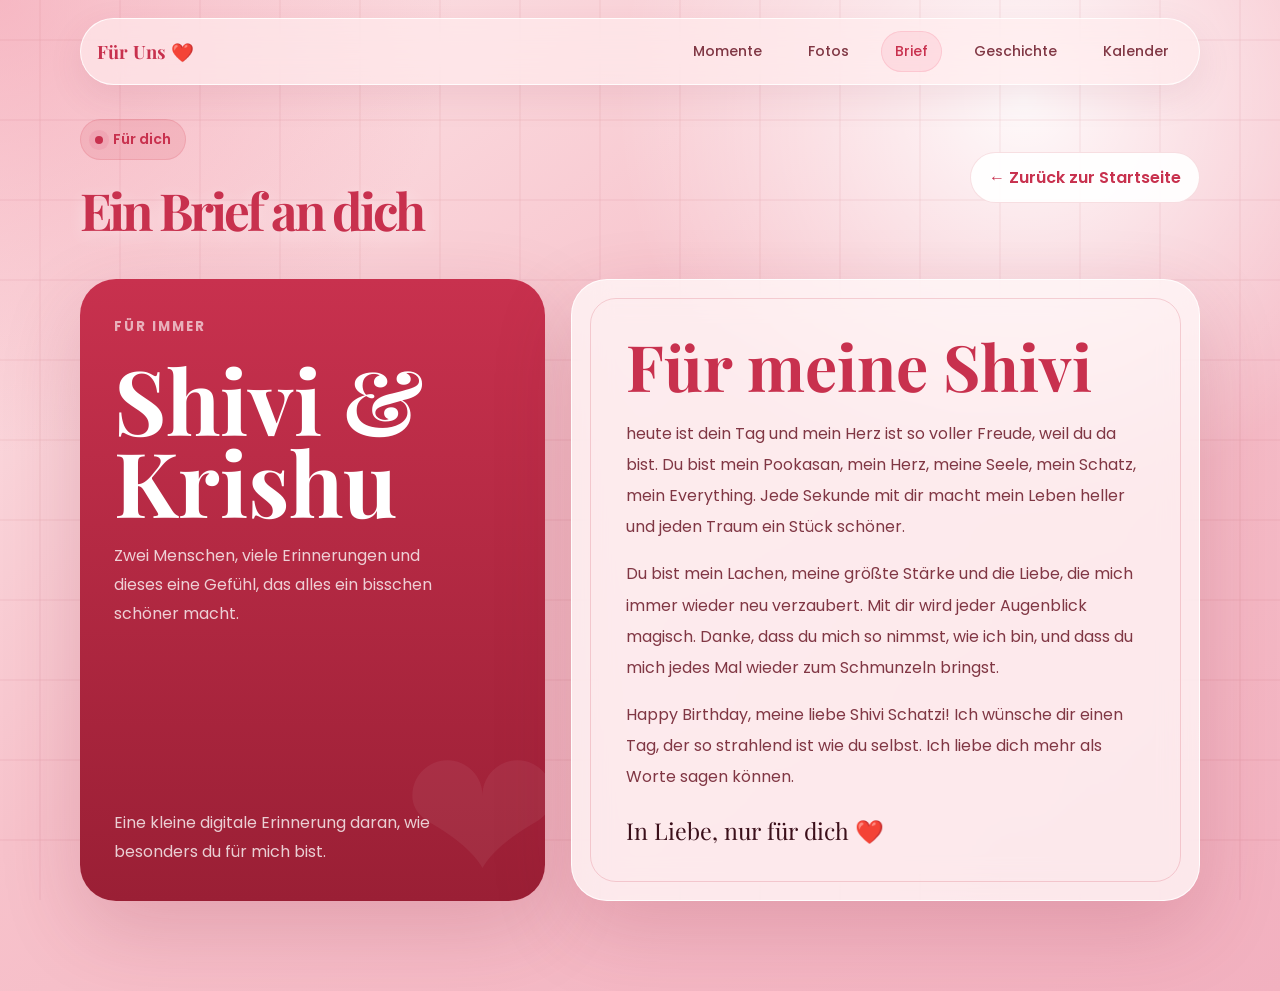
<file: brief.html>
<!DOCTYPE html>
<html lang="de">
<head>
  <meta charset="UTF-8" />
  <meta name="viewport" content="width=device-width, initial-scale=1.0" />
  <title>Brief</title>
  <link rel="preconnect" href="https://fonts.googleapis.com">
  <link rel="preconnect" href="https://fonts.gstatic.com" crossorigin>
  <link href="https://fonts.googleapis.com/css2?family=Playfair+Display:wght@500;600;700&family=Poppins:wght@300;400;500;600&display=swap" rel="stylesheet">
  <link rel="stylesheet" href="./style.css">
</head>
<body>
  <div class="hearts" id="hearts"></div>
  <main class="page content-page">
    <nav class="nav">
      <div class="brand">Für Uns ❤️</div>
      <div class="links">
        <a href="./moments.html">Momente</a>
        <a href="./photos.html">Fotos</a>
        <a href="./brief.html" class="active">Brief</a>
        <a href="./story.html">Geschichte</a>
        <a href="./calendar.html">Kalender</a>
      </div>
    </nav>
    <header class="page-header">
      <div>
        <p class="small-title">Für dich</p>
        <h1>Ein Brief an dich</h1>
      </div>
      <a href="./index.html" class="back-link">← Zurück zur Startseite</a>
    </header>

    <section class="letter-wrap">
      <aside class="date-card">
        <div>
          <small>Für immer</small>
          <h2>Shivi & Krishu
          </h2>
          <p>
            Zwei Menschen, viele Erinnerungen und dieses eine Gefühl, das alles ein bisschen schöner macht.
          </p>
        </div>
        <p>Eine kleine digitale Erinnerung daran, wie besonders du für mich bist.</p>
      </aside>

      <article class="letter">
        <h2>Für meine Shivi</h2>
        <p>
          heute ist dein Tag und mein Herz ist so voller Freude, weil du da bist. Du bist mein Pookasan, mein Herz, meine Seele, mein Schatz,
          mein Everything. Jede Sekunde mit dir macht mein Leben heller und jeden Traum ein Stück schöner.
        </p>
        <p>
          Du bist mein Lachen, meine größte Stärke und die Liebe, die mich immer wieder neu verzaubert.
          Mit dir wird jeder Augenblick magisch. Danke, dass du mich so nimmst, wie ich bin, und dass du mich jedes Mal wieder
          zum Schmunzeln bringst.
        </p>
        <p>
          Happy Birthday, meine liebe Shivi Schatzi! Ich wünsche dir einen Tag, der so strahlend ist wie du selbst.
          Ich liebe dich mehr als Worte sagen können.
        </p>
        <div class="signature">In Liebe, nur für dich ❤️</div>
      </article>
    </section>
  </main>
  <script src="./script.js"></script>
</body>
</html>
</file>
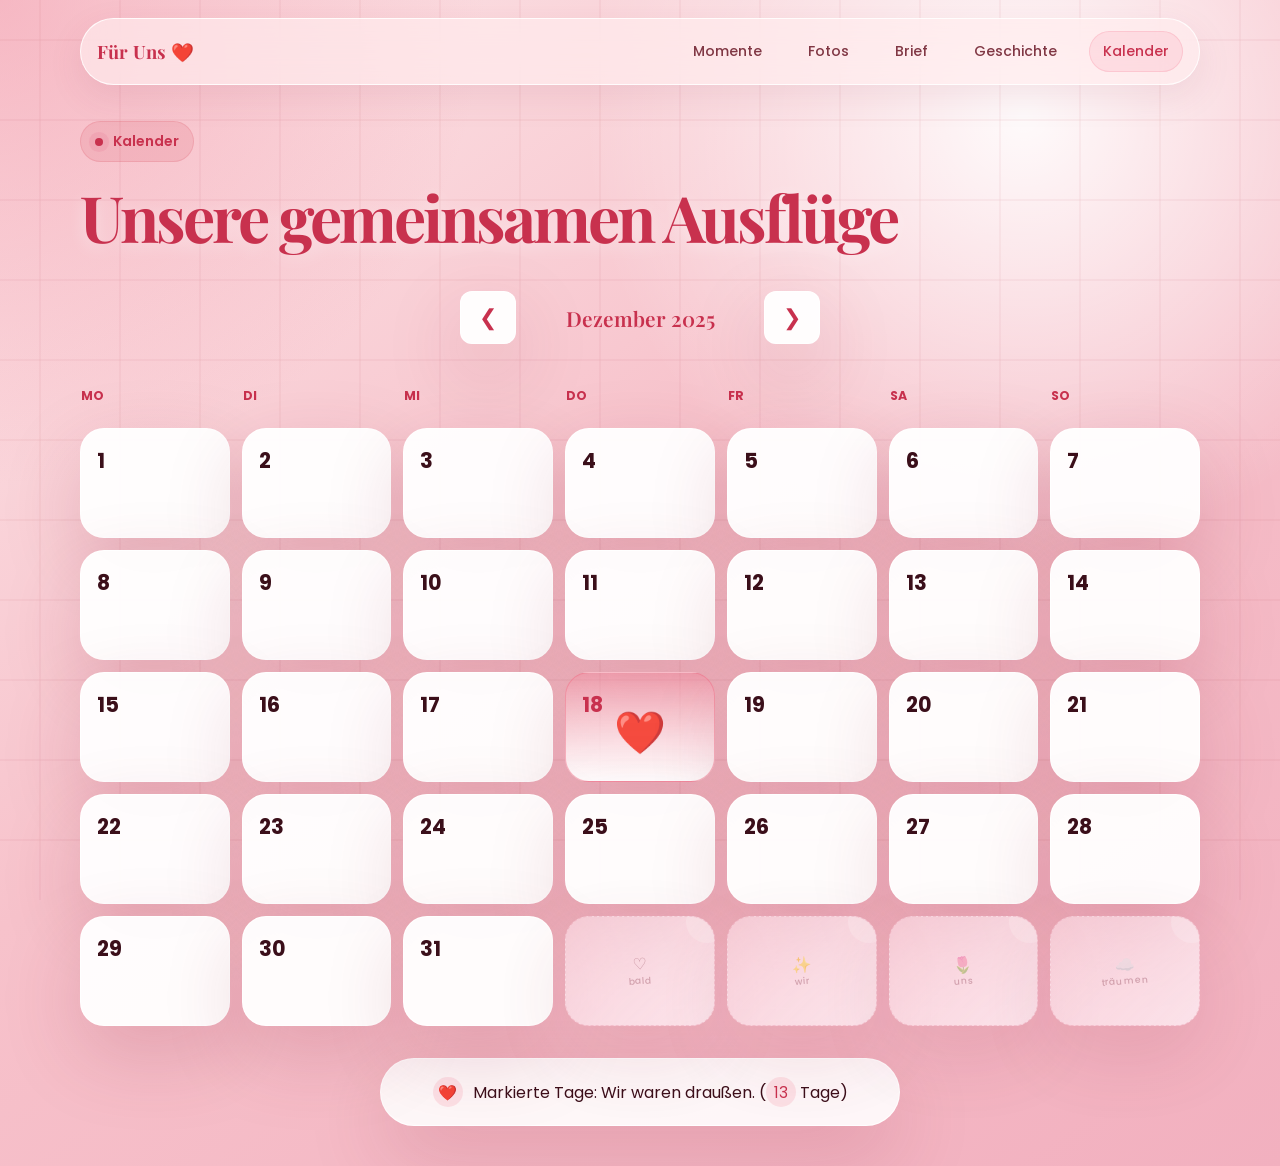
<file: calendar.html>
<!DOCTYPE html>
<html lang="de">
<head>
  <meta charset="UTF-8" />
  <meta name="viewport" content="width=device-width, initial-scale=1.0" />
  <title>Kalender</title>
  <link rel="preconnect" href="https://fonts.googleapis.com">
  <link rel="preconnect" href="https://fonts.gstatic.com" crossorigin>
  <link href="https://fonts.googleapis.com/css2?family=Playfair+Display:wght@500;600;700&family=Poppins:wght@300;400;500;600&display=swap" rel="stylesheet">
  <link rel="stylesheet" href="./style.css">
</head>
<body>
  <div class="hearts" id="hearts"></div>
  <main class="page calendar-page">
    <nav class="nav">
      <div class="brand">Für Uns ❤️</div>
      <div class="links">
        <a href="./moments.html">Momente</a>
        <a href="./photos.html">Fotos</a>
        <a href="./brief.html">Brief</a>
        <a href="./story.html">Geschichte</a>
        <a href="./calendar.html" class="active">Kalender</a>
      </div>
    </nav>

    <header class="page-header">
      <div>
        <p class="small-title">Kalender</p>
        <h1>Unsere gemeinsamen Ausflüge</h1>
      </div>
    </header>

    <div class="calendar-navigation">
      <button class="calendar-nav-btn" id="prevMonth" aria-label="Vorheriger Monat">❮</button>
      <div class="calendar-month-title" id="monthTitle">Dezember 2025</div>
      <button class="calendar-nav-btn" id="nextMonth" aria-label="Nächster Monat">❯</button>
    </div>

    <div class="calendar-container">
      <!-- Dezember 2025 -->
      <div class="calendar-month active" data-month="0" data-title="Dezember 2025">
    <div class="calendar-grid">
      <div class="calendar-day calendar-header">Mo</div>
      <div class="calendar-day calendar-header">Di</div>
      <div class="calendar-day calendar-header">Mi</div>
      <div class="calendar-day calendar-header">Do</div>
      <div class="calendar-day calendar-header">Fr</div>
      <div class="calendar-day calendar-header">Sa</div>
      <div class="calendar-day calendar-header">So</div>
      <div class="calendar-day"><span class="day-number">1</span></div>
      <div class="calendar-day"><span class="day-number">2</span></div>
      <div class="calendar-day"><span class="day-number">3</span></div>
      <div class="calendar-day"><span class="day-number">4</span></div>
      <div class="calendar-day"><span class="day-number">5</span></div>
      <div class="calendar-day"><span class="day-number">6</span></div>
      <div class="calendar-day"><span class="day-number">7</span></div>
      <div class="calendar-day"><span class="day-number">8</span></div>
      <div class="calendar-day"><span class="day-number">9</span></div>
      <div class="calendar-day"><span class="day-number">10</span></div>
      <div class="calendar-day"><span class="day-number">11</span></div>
      <div class="calendar-day"><span class="day-number">12</span></div>
      <div class="calendar-day"><span class="day-number">13</span></div>
      <div class="calendar-day"><span class="day-number">14</span></div>
      <div class="calendar-day"><span class="day-number">15</span></div>
      <div class="calendar-day"><span class="day-number">16</span></div>
      <div class="calendar-day"><span class="day-number">17</span></div>
      <div class="calendar-day marked"><span class="day-number">18</span><span class="calendar-heart" aria-hidden="true">❤️</span></div>
      <div class="calendar-day"><span class="day-number">19</span></div>
      <div class="calendar-day"><span class="day-number">20</span></div>
      <div class="calendar-day"><span class="day-number">21</span></div>
      <div class="calendar-day"><span class="day-number">22</span></div>
      <div class="calendar-day"><span class="day-number">23</span></div>
      <div class="calendar-day"><span class="day-number">24</span></div>
      <div class="calendar-day"><span class="day-number">25</span></div>
      <div class="calendar-day"><span class="day-number">26</span></div>
      <div class="calendar-day"><span class="day-number">27</span></div>
      <div class="calendar-day"><span class="day-number">28</span></div>
      <div class="calendar-day"><span class="day-number">29</span></div>
      <div class="calendar-day"><span class="day-number">30</span></div>
      <div class="calendar-day"><span class="day-number">31</span></div>
      <div class="calendar-day calendar-filler" aria-hidden="true"><span class="calendar-filler-content"><span>♡</span><small>bald</small></span></div>
      <div class="calendar-day calendar-filler" aria-hidden="true"><span class="calendar-filler-content"><span>✨</span><small>wir</small></span></div>
      <div class="calendar-day calendar-filler" aria-hidden="true"><span class="calendar-filler-content"><span>🌷</span><small>uns</small></span></div>
      <div class="calendar-day calendar-filler" aria-hidden="true"><span class="calendar-filler-content"><span>☁️</span><small>träumen</small></span></div>
      </div>
      </div>

      <!-- Januar 2026 -->
      <div class="calendar-month" data-month="1" data-title="Januar 2026">
    <div class="calendar-grid">
      <div class="calendar-day calendar-header">Mo</div>
      <div class="calendar-day calendar-header">Di</div>
      <div class="calendar-day calendar-header">Mi</div>
      <div class="calendar-day calendar-header">Do</div>
      <div class="calendar-day calendar-header">Fr</div>
      <div class="calendar-day calendar-header">Sa</div>
      <div class="calendar-day calendar-header">So</div>
      <div class="calendar-day calendar-filler" aria-hidden="true"><span class="calendar-filler-content"><span>💌</span><small>Liebe</small></span></div>
      <div class="calendar-day calendar-filler" aria-hidden="true"><span class="calendar-filler-content"><span>🧸</span><small>Zeit</small></span></div>
      <div class="calendar-day calendar-filler" aria-hidden="true"><span class="calendar-filler-content"><span>💕</span><small>du & ich</small></span></div>
      <div class="calendar-day"><span class="day-number">1</span></div>
      <div class="calendar-day"><span class="day-number">2</span></div>
      <div class="calendar-day"><span class="day-number">3</span></div>
      <div class="calendar-day"><span class="day-number">4</span></div>
      <div class="calendar-day"><span class="day-number">5</span></div>
      <div class="calendar-day"><span class="day-number">6</span></div>
      <div class="calendar-day"><span class="day-number">7</span></div>
      <div class="calendar-day"><span class="day-number">8</span></div>
      <div class="calendar-day"><span class="day-number">9</span></div>
      <div class="calendar-day marked"><span class="day-number">10</span><span class="calendar-heart" aria-hidden="true">❤️</span></div>
      <div class="calendar-day"><span class="day-number">11</span></div>
      <div class="calendar-day"><span class="day-number">12</span></div>
      <div class="calendar-day"><span class="day-number">13</span></div>
      <div class="calendar-day"><span class="day-number">14</span></div>
      <div class="calendar-day marked"><span class="day-number">15</span><span class="calendar-heart" aria-hidden="true">❤️</span></div>
      <div class="calendar-day"><span class="day-number">16</span></div>
      <div class="calendar-day"><span class="day-number">17</span></div>
      <div class="calendar-day"><span class="day-number">18</span></div>
      <div class="calendar-day"><span class="day-number">19</span></div>
      <div class="calendar-day"><span class="day-number">20</span></div>
      <div class="calendar-day"><span class="day-number">21</span></div>
      <div class="calendar-day"><span class="day-number">22</span></div>
      <div class="calendar-day"><span class="day-number">23</span></div>
      <div class="calendar-day"><span class="day-number">24</span></div>
      <div class="calendar-day"><span class="day-number">25</span></div>
      <div class="calendar-day"><span class="day-number">26</span></div>
      <div class="calendar-day"><span class="day-number">27</span></div>
      <div class="calendar-day marked"><span class="day-number">28</span><span class="calendar-heart" aria-hidden="true">❤️</span></div>
      <div class="calendar-day"><span class="day-number">29</span></div>
      <div class="calendar-day"><span class="day-number">30</span></div>
      <div class="calendar-day"><span class="day-number">31</span></div>
      <div class="calendar-day calendar-filler" aria-hidden="true"><span class="calendar-filler-content"><span>♡</span><small>bald</small></span></div>
      </div>
      </div>

      <!-- Februar 2026 -->
      <div class="calendar-month" data-month="2" data-title="Februar 2026">
    <div class="calendar-grid">
      <div class="calendar-day calendar-header">Mo</div>
      <div class="calendar-day calendar-header">Di</div>
      <div class="calendar-day calendar-header">Mi</div>
      <div class="calendar-day calendar-header">Do</div>
      <div class="calendar-day calendar-header">Fr</div>
      <div class="calendar-day calendar-header">Sa</div>
      <div class="calendar-day calendar-header">So</div>
      <div class="calendar-day calendar-filler" aria-hidden="true"><span class="calendar-filler-content"><span>✨</span><small>wir</small></span></div>
      <div class="calendar-day calendar-filler" aria-hidden="true"><span class="calendar-filler-content"><span>🌷</span><small>uns</small></span></div>
      <div class="calendar-day calendar-filler" aria-hidden="true"><span class="calendar-filler-content"><span>☁️</span><small>träumen</small></span></div>
      <div class="calendar-day calendar-filler" aria-hidden="true"><span class="calendar-filler-content"><span>💌</span><small>Liebe</small></span></div>
      <div class="calendar-day calendar-filler" aria-hidden="true"><span class="calendar-filler-content"><span>🧸</span><small>Zeit</small></span></div>
      <div class="calendar-day calendar-filler" aria-hidden="true"><span class="calendar-filler-content"><span>💕</span><small>du & ich</small></span></div>
      <div class="calendar-day"><span class="day-number">1</span></div>
      <div class="calendar-day"><span class="day-number">2</span></div>
      <div class="calendar-day"><span class="day-number">3</span></div>
      <div class="calendar-day"><span class="day-number">4</span></div>
      <div class="calendar-day"><span class="day-number">5</span></div>
      <div class="calendar-day"><span class="day-number">6</span></div>
      <div class="calendar-day"><span class="day-number">7</span></div>
      <div class="calendar-day"><span class="day-number">8</span></div>
      <div class="calendar-day"><span class="day-number">9</span></div>
      <div class="calendar-day"><span class="day-number">10</span></div>
      <div class="calendar-day"><span class="day-number">11</span></div>
      <div class="calendar-day"><span class="day-number">12</span></div>
      <div class="calendar-day"><span class="day-number">13</span></div>
      <div class="calendar-day marked"><span class="day-number">14</span><span class="calendar-heart" aria-hidden="true">❤️</span></div>
      <div class="calendar-day"><span class="day-number">15</span></div>
      <div class="calendar-day"><span class="day-number">16</span></div>
      <div class="calendar-day"><span class="day-number">17</span></div>
      <div class="calendar-day"><span class="day-number">18</span></div>
      <div class="calendar-day"><span class="day-number">19</span></div>
      <div class="calendar-day"><span class="day-number">20</span></div>
      <div class="calendar-day"><span class="day-number">21</span></div>
      <div class="calendar-day"><span class="day-number">22</span></div>
      <div class="calendar-day"><span class="day-number">23</span></div>
      <div class="calendar-day"><span class="day-number">24</span></div>
      <div class="calendar-day marked"><span class="day-number">25</span><span class="calendar-heart" aria-hidden="true">❤️</span></div>
      <div class="calendar-day"><span class="day-number">26</span></div>
      <div class="calendar-day"><span class="day-number">27</span></div>
      <div class="calendar-day"><span class="day-number">28</span></div>
      <div class="calendar-day calendar-filler" aria-hidden="true"><span class="calendar-filler-content"><span>♡</span><small>bald</small></span></div>
      </div>
      </div>

      <!-- März 2026 -->
      <div class="calendar-month" data-month="3" data-title="März 2026">
    <div class="calendar-grid">
      <div class="calendar-day calendar-header">Mo</div>
      <div class="calendar-day calendar-header">Di</div>
      <div class="calendar-day calendar-header">Mi</div>
      <div class="calendar-day calendar-header">Do</div>
      <div class="calendar-day calendar-header">Fr</div>
      <div class="calendar-day calendar-header">Sa</div>
      <div class="calendar-day calendar-header">So</div>
      <div class="calendar-day calendar-filler" aria-hidden="true"><span class="calendar-filler-content"><span>✨</span><small>wir</small></span></div>
      <div class="calendar-day calendar-filler" aria-hidden="true"><span class="calendar-filler-content"><span>🌷</span><small>uns</small></span></div>
      <div class="calendar-day calendar-filler" aria-hidden="true"><span class="calendar-filler-content"><span>☁️</span><small>träumen</small></span></div>
      <div class="calendar-day calendar-filler" aria-hidden="true"><span class="calendar-filler-content"><span>💌</span><small>Liebe</small></span></div>
      <div class="calendar-day calendar-filler" aria-hidden="true"><span class="calendar-filler-content"><span>🧸</span><small>Zeit</small></span></div>
      <div class="calendar-day calendar-filler" aria-hidden="true"><span class="calendar-filler-content"><span>💕</span><small>du & ich</small></span></div>
      <div class="calendar-day"><span class="day-number">1</span></div>
      <div class="calendar-day"><span class="day-number">2</span></div>
      <div class="calendar-day"><span class="day-number">3</span></div>
      <div class="calendar-day"><span class="day-number">4</span></div>
      <div class="calendar-day"><span class="day-number">5</span></div>
      <div class="calendar-day"><span class="day-number">6</span></div>
      <div class="calendar-day"><span class="day-number">7</span></div>
      <div class="calendar-day"><span class="day-number">8</span></div>
      <div class="calendar-day"><span class="day-number">9</span></div>
      <div class="calendar-day"><span class="day-number">10</span></div>
      <div class="calendar-day"><span class="day-number">11</span></div>
      <div class="calendar-day marked"><span class="day-number">12</span><span class="calendar-heart" aria-hidden="true">❤️</span></div>
      <div class="calendar-day"><span class="day-number">13</span></div>
      <div class="calendar-day"><span class="day-number">14</span></div>
      <div class="calendar-day"><span class="day-number">15</span></div>
      <div class="calendar-day"><span class="day-number">16</span></div>
      <div class="calendar-day"><span class="day-number">17</span></div>
      <div class="calendar-day"><span class="day-number">18</span></div>
      <div class="calendar-day"><span class="day-number">19</span></div>
      <div class="calendar-day"><span class="day-number">20</span></div>
      <div class="calendar-day"><span class="day-number">21</span></div>
      <div class="calendar-day"><span class="day-number">22</span></div>
      <div class="calendar-day"><span class="day-number">23</span></div>
      <div class="calendar-day"><span class="day-number">24</span></div>
      <div class="calendar-day"><span class="day-number">25</span></div>
      <div class="calendar-day"><span class="day-number">26</span></div>
      <div class="calendar-day"><span class="day-number">27</span></div>
      <div class="calendar-day"><span class="day-number">28</span></div>
      <div class="calendar-day"><span class="day-number">29</span></div>
      <div class="calendar-day"><span class="day-number">30</span></div>
      <div class="calendar-day"><span class="day-number">31</span></div>
      <div class="calendar-day calendar-filler" aria-hidden="true"><span class="calendar-filler-content"><span>♡</span><small>bald</small></span></div>
      <div class="calendar-day calendar-filler" aria-hidden="true"><span class="calendar-filler-content"><span>✨</span><small>wir</small></span></div>
      <div class="calendar-day calendar-filler" aria-hidden="true"><span class="calendar-filler-content"><span>🌷</span><small>uns</small></span></div>
      <div class="calendar-day calendar-filler" aria-hidden="true"><span class="calendar-filler-content"><span>☁️</span><small>träumen</small></span></div>
      <div class="calendar-day calendar-filler" aria-hidden="true"><span class="calendar-filler-content"><span>💌</span><small>Liebe</small></span></div>
      </div>
      </div>

      <!-- April 2026 -->
      <div class="calendar-month" data-month="4" data-title="April 2026">
    <div class="calendar-grid">
      <div class="calendar-day calendar-header">Mo</div>
      <div class="calendar-day calendar-header">Di</div>
      <div class="calendar-day calendar-header">Mi</div>
      <div class="calendar-day calendar-header">Do</div>
      <div class="calendar-day calendar-header">Fr</div>
      <div class="calendar-day calendar-header">Sa</div>
      <div class="calendar-day calendar-header">So</div>
      <div class="calendar-day calendar-filler" aria-hidden="true"><span class="calendar-filler-content"><span>🧸</span><small>Zeit</small></span></div>
      <div class="calendar-day calendar-filler" aria-hidden="true"><span class="calendar-filler-content"><span>💕</span><small>du & ich</small></span></div>
      <div class="calendar-day"><span class="day-number">1</span></div>
      <div class="calendar-day"><span class="day-number">2</span></div>
      <div class="calendar-day"><span class="day-number">3</span></div>
      <div class="calendar-day"><span class="day-number">4</span></div>
      <div class="calendar-day"><span class="day-number">5</span></div>
      <div class="calendar-day"><span class="day-number">6</span></div>
      <div class="calendar-day"><span class="day-number">7</span></div>
      <div class="calendar-day marked"><span class="day-number">8</span><span class="calendar-heart" aria-hidden="true">❤️</span></div>
      <div class="calendar-day"><span class="day-number">9</span></div>
      <div class="calendar-day"><span class="day-number">10</span></div>
      <div class="calendar-day"><span class="day-number">11</span></div>
      <div class="calendar-day"><span class="day-number">12</span></div>
      <div class="calendar-day"><span class="day-number">13</span></div>
      <div class="calendar-day"><span class="day-number">14</span></div>
      <div class="calendar-day"><span class="day-number">15</span></div>
      <div class="calendar-day"><span class="day-number">16</span></div>
      <div class="calendar-day"><span class="day-number">17</span></div>
      <div class="calendar-day"><span class="day-number">18</span></div>
      <div class="calendar-day"><span class="day-number">19</span></div>
      <div class="calendar-day"><span class="day-number">20</span></div>
      <div class="calendar-day"><span class="day-number">21</span></div>
      <div class="calendar-day"><span class="day-number">22</span></div>
      <div class="calendar-day"><span class="day-number">23</span></div>
      <div class="calendar-day"><span class="day-number">24</span></div>
      <div class="calendar-day"><span class="day-number">25</span></div>
      <div class="calendar-day"><span class="day-number">26</span></div>
      <div class="calendar-day"><span class="day-number">27</span></div>
      <div class="calendar-day"><span class="day-number">28</span></div>
      <div class="calendar-day marked"><span class="day-number">29</span><span class="calendar-heart" aria-hidden="true">❤️</span></div>
      <div class="calendar-day"><span class="day-number">30</span></div>
      <div class="calendar-day calendar-filler" aria-hidden="true"><span class="calendar-filler-content"><span>♡</span><small>bald</small></span></div>
      <div class="calendar-day calendar-filler" aria-hidden="true"><span class="calendar-filler-content"><span>✨</span><small>wir</small></span></div>
      <div class="calendar-day calendar-filler" aria-hidden="true"><span class="calendar-filler-content"><span>🌷</span><small>uns</small></span></div>
      </div>
      </div>

      <!-- Mai 2026 -->
      <div class="calendar-month" data-month="5" data-title="Mai 2026">
    <div class="calendar-grid">
      <div class="calendar-day calendar-header">Mo</div>
      <div class="calendar-day calendar-header">Di</div>
      <div class="calendar-day calendar-header">Mi</div>
      <div class="calendar-day calendar-header">Do</div>
      <div class="calendar-day calendar-header">Fr</div>
      <div class="calendar-day calendar-header">Sa</div>
      <div class="calendar-day calendar-header">So</div>
      <div class="calendar-day calendar-filler" aria-hidden="true"><span class="calendar-filler-content"><span>☁️</span><small>träumen</small></span></div>
      <div class="calendar-day calendar-filler" aria-hidden="true"><span class="calendar-filler-content"><span>💌</span><small>Liebe</small></span></div>
      <div class="calendar-day calendar-filler" aria-hidden="true"><span class="calendar-filler-content"><span>🧸</span><small>Zeit</small></span></div>
      <div class="calendar-day calendar-filler" aria-hidden="true"><span class="calendar-filler-content"><span>💕</span><small>du & ich</small></span></div>
      <div class="calendar-day"><span class="day-number">1</span></div>
      <div class="calendar-day"><span class="day-number">2</span></div>
      <div class="calendar-day"><span class="day-number">3</span></div>
      <div class="calendar-day"><span class="day-number">4</span></div>
      <div class="calendar-day"><span class="day-number">5</span></div>
      <div class="calendar-day"><span class="day-number">6</span></div>
      <div class="calendar-day"><span class="day-number">7</span></div>
      <div class="calendar-day"><span class="day-number">8</span></div>
      <div class="calendar-day"><span class="day-number">9</span></div>
      <div class="calendar-day"><span class="day-number">10</span></div>
      <div class="calendar-day"><span class="day-number">11</span></div>
      <div class="calendar-day"><span class="day-number">12</span></div>
      <div class="calendar-day marked"><span class="day-number">13</span><span class="calendar-heart" aria-hidden="true">❤️</span></div>
      <div class="calendar-day"><span class="day-number">14</span></div>
      <div class="calendar-day"><span class="day-number">15</span></div>
      <div class="calendar-day"><span class="day-number">16</span></div>
      <div class="calendar-day"><span class="day-number">17</span></div>
      <div class="calendar-day"><span class="day-number">18</span></div>
      <div class="calendar-day"><span class="day-number">19</span></div>
      <div class="calendar-day"><span class="day-number">20</span></div>
      <div class="calendar-day"><span class="day-number">21</span></div>
      <div class="calendar-day"><span class="day-number">22</span></div>
      <div class="calendar-day"><span class="day-number">23</span></div>
      <div class="calendar-day"><span class="day-number">24</span></div>
      <div class="calendar-day"><span class="day-number">25</span></div>
      <div class="calendar-day"><span class="day-number">26</span></div>
      <div class="calendar-day marked"><span class="day-number">27</span><span class="calendar-heart" aria-hidden="true">❤️</span></div>
      <div class="calendar-day"><span class="day-number">28</span></div>
      <div class="calendar-day"><span class="day-number">29</span></div>
      <div class="calendar-day"><span class="day-number">30</span></div>
      <div class="calendar-day"><span class="day-number">31</span></div>
      </div>
      </div>

      <!-- Juni 2026 -->
      <div class="calendar-month" data-month="6" data-title="Juni 2026">
    <div class="calendar-grid">
      <div class="calendar-day calendar-header">Mo</div>
      <div class="calendar-day calendar-header">Di</div>
      <div class="calendar-day calendar-header">Mi</div>
      <div class="calendar-day calendar-header">Do</div>
      <div class="calendar-day calendar-header">Fr</div>
      <div class="calendar-day calendar-header">Sa</div>
      <div class="calendar-day calendar-header">So</div>
      <div class="calendar-day"><span class="day-number">1</span></div>
      <div class="calendar-day"><span class="day-number">2</span></div>
      <div class="calendar-day"><span class="day-number">3</span></div>
      <div class="calendar-day"><span class="day-number">4</span></div>
      <div class="calendar-day"><span class="day-number">5</span></div>
      <div class="calendar-day"><span class="day-number">6</span></div>
      <div class="calendar-day"><span class="day-number">7</span></div>
      <div class="calendar-day"><span class="day-number">8</span></div>
      <div class="calendar-day"><span class="day-number">9</span></div>
      <div class="calendar-day marked"><span class="day-number">10</span><span class="calendar-heart" aria-hidden="true">❤️</span></div>
      <div class="calendar-day"><span class="day-number">11</span></div>
      <div class="calendar-day"><span class="day-number">12</span></div>
      <div class="calendar-day"><span class="day-number">13</span></div>
      <div class="calendar-day"><span class="day-number">14</span></div>
      <div class="calendar-day"><span class="day-number">15</span></div>
      <div class="calendar-day"><span class="day-number">16</span></div>
      <div class="calendar-day"><span class="day-number">17</span></div>
      <div class="calendar-day marked"><span class="day-number">18</span><span class="calendar-heart" aria-hidden="true">❤️</span></div>
      <div class="calendar-day"><span class="day-number">19</span></div>
      <div class="calendar-day"><span class="day-number">20</span></div>
      <div class="calendar-day"><span class="day-number">21</span></div>
      <div class="calendar-day"><span class="day-number">22</span></div>
      <div class="calendar-day"><span class="day-number">23</span></div>
      <div class="calendar-day"><span class="day-number">24</span></div>
      <div class="calendar-day"><span class="day-number">25</span></div>
      <div class="calendar-day"><span class="day-number">26</span></div>
      <div class="calendar-day"><span class="day-number">27</span></div>
      <div class="calendar-day"><span class="day-number">28</span></div>
      <div class="calendar-day"><span class="day-number">29</span></div>
      <div class="calendar-day"><span class="day-number">30</span></div>
      <div class="calendar-day calendar-filler" aria-hidden="true"><span class="calendar-filler-content"><span>♡</span><small>bald</small></span></div>
      <div class="calendar-day calendar-filler" aria-hidden="true"><span class="calendar-filler-content"><span>✨</span><small>wir</small></span></div>
      <div class="calendar-day calendar-filler" aria-hidden="true"><span class="calendar-filler-content"><span>🌷</span><small>uns</small></span></div>
      <div class="calendar-day calendar-filler" aria-hidden="true"><span class="calendar-filler-content"><span>☁️</span><small>träumen</small></span></div>
      <div class="calendar-day calendar-filler" aria-hidden="true"><span class="calendar-filler-content"><span>💌</span><small>Liebe</small></span></div>
      </div>
      </div>

      <!-- Juli 2026 -->
      <div class="calendar-month" data-month="7" data-title="Juli 2026">
    <div class="calendar-grid">
      <div class="calendar-day calendar-header">Mo</div>
      <div class="calendar-day calendar-header">Di</div>
      <div class="calendar-day calendar-header">Mi</div>
      <div class="calendar-day calendar-header">Do</div>
      <div class="calendar-day calendar-header">Fr</div>
      <div class="calendar-day calendar-header">Sa</div>
      <div class="calendar-day calendar-header">So</div>
      <div class="calendar-day calendar-filler" aria-hidden="true"><span class="calendar-filler-content"><span>🧸</span><small>Zeit</small></span></div>
      <div class="calendar-day calendar-filler" aria-hidden="true"><span class="calendar-filler-content"><span>💕</span><small>du & ich</small></span></div>
      <div class="calendar-day"><span class="day-number">1</span></div>
      <div class="calendar-day"><span class="day-number">2</span></div>
      <div class="calendar-day"><span class="day-number">3</span></div>
      <div class="calendar-day"><span class="day-number">4</span></div>
      <div class="calendar-day"><span class="day-number">5</span></div>
      <div class="calendar-day"><span class="day-number">6</span></div>
      <div class="calendar-day"><span class="day-number">7</span></div>
      <div class="calendar-day"><span class="day-number">8</span></div>
      <div class="calendar-day"><span class="day-number">9</span></div>
      <div class="calendar-day"><span class="day-number">10</span></div>
      <div class="calendar-day"><span class="day-number">11</span></div>
      <div class="calendar-day"><span class="day-number">12</span></div>
      <div class="calendar-day"><span class="day-number">13</span></div>
      <div class="calendar-day"><span class="day-number">14</span></div>
      <div class="calendar-day"><span class="day-number">15</span></div>
      <div class="calendar-day"><span class="day-number">16</span></div>
      <div class="calendar-day"><span class="day-number">17</span></div>
      <div class="calendar-day"><span class="day-number">18</span></div>
      <div class="calendar-day"><span class="day-number">19</span></div>
      <div class="calendar-day"><span class="day-number">20</span></div>
      <div class="calendar-day"><span class="day-number">21</span></div>
      <div class="calendar-day"><span class="day-number">22</span></div>
      <div class="calendar-day"><span class="day-number">23</span></div>
      <div class="calendar-day"><span class="day-number">24</span></div>
      <div class="calendar-day"><span class="day-number">25</span></div>
      <div class="calendar-day"><span class="day-number">26</span></div>
      <div class="calendar-day"><span class="day-number">27</span></div>
      <div class="calendar-day"><span class="day-number">28</span></div>
      <div class="calendar-day"><span class="day-number">29</span></div>
      <div class="calendar-day"><span class="day-number">30</span></div>
      <div class="calendar-day"><span class="day-number">31</span></div>
      <div class="calendar-day calendar-filler" aria-hidden="true"><span class="calendar-filler-content"><span>♡</span><small>bald</small></span></div>
      <div class="calendar-day calendar-filler" aria-hidden="true"><span class="calendar-filler-content"><span>✨</span><small>wir</small></span></div>
      </div>
      </div>

      <!-- August 2026 -->
      <div class="calendar-month" data-month="8" data-title="August 2026">
    <div class="calendar-grid">
      <div class="calendar-day calendar-header">Mo</div>
      <div class="calendar-day calendar-header">Di</div>
      <div class="calendar-day calendar-header">Mi</div>
      <div class="calendar-day calendar-header">Do</div>
      <div class="calendar-day calendar-header">Fr</div>
      <div class="calendar-day calendar-header">Sa</div>
      <div class="calendar-day calendar-header">So</div>
      <div class="calendar-day calendar-filler" aria-hidden="true"><span class="calendar-filler-content"><span>🌷</span><small>uns</small></span></div>
      <div class="calendar-day calendar-filler" aria-hidden="true"><span class="calendar-filler-content"><span>☁️</span><small>träumen</small></span></div>
      <div class="calendar-day calendar-filler" aria-hidden="true"><span class="calendar-filler-content"><span>💌</span><small>Liebe</small></span></div>
      <div class="calendar-day calendar-filler" aria-hidden="true"><span class="calendar-filler-content"><span>🧸</span><small>Zeit</small></span></div>
      <div class="calendar-day calendar-filler" aria-hidden="true"><span class="calendar-filler-content"><span>💕</span><small>du & ich</small></span></div>
      <div class="calendar-day"><span class="day-number">1</span></div>
      <div class="calendar-day"><span class="day-number">2</span></div>
      <div class="calendar-day"><span class="day-number">3</span></div>
      <div class="calendar-day"><span class="day-number">4</span></div>
      <div class="calendar-day"><span class="day-number">5</span></div>
      <div class="calendar-day"><span class="day-number">6</span></div>
      <div class="calendar-day"><span class="day-number">7</span></div>
      <div class="calendar-day"><span class="day-number">8</span></div>
      <div class="calendar-day"><span class="day-number">9</span></div>
      <div class="calendar-day"><span class="day-number">10</span></div>
      <div class="calendar-day"><span class="day-number">11</span></div>
      <div class="calendar-day"><span class="day-number">12</span></div>
      <div class="calendar-day"><span class="day-number">13</span></div>
      <div class="calendar-day"><span class="day-number">14</span></div>
      <div class="calendar-day"><span class="day-number">15</span></div>
      <div class="calendar-day"><span class="day-number">16</span></div>
      <div class="calendar-day"><span class="day-number">17</span></div>
      <div class="calendar-day"><span class="day-number">18</span></div>
      <div class="calendar-day"><span class="day-number">19</span></div>
      <div class="calendar-day"><span class="day-number">20</span></div>
      <div class="calendar-day"><span class="day-number">21</span></div>
      <div class="calendar-day"><span class="day-number">22</span></div>
      <div class="calendar-day"><span class="day-number">23</span></div>
      <div class="calendar-day"><span class="day-number">24</span></div>
      <div class="calendar-day"><span class="day-number">25</span></div>
      <div class="calendar-day"><span class="day-number">26</span></div>
      <div class="calendar-day"><span class="day-number">27</span></div>
      <div class="calendar-day"><span class="day-number">28</span></div>
      <div class="calendar-day"><span class="day-number">29</span></div>
      <div class="calendar-day"><span class="day-number">30</span></div>
      <div class="calendar-day"><span class="day-number">31</span></div>
      <div class="calendar-day calendar-filler" aria-hidden="true"><span class="calendar-filler-content"><span>♡</span><small>bald</small></span></div>
      <div class="calendar-day calendar-filler" aria-hidden="true"><span class="calendar-filler-content"><span>✨</span><small>wir</small></span></div>
      <div class="calendar-day calendar-filler" aria-hidden="true"><span class="calendar-filler-content"><span>🌷</span><small>uns</small></span></div>
      <div class="calendar-day calendar-filler" aria-hidden="true"><span class="calendar-filler-content"><span>☁️</span><small>träumen</small></span></div>
      <div class="calendar-day calendar-filler" aria-hidden="true"><span class="calendar-filler-content"><span>💌</span><small>Liebe</small></span></div>
      <div class="calendar-day calendar-filler" aria-hidden="true"><span class="calendar-filler-content"><span>🧸</span><small>Zeit</small></span></div>
      </div>
      </div>

      <!-- September 2026 -->
      <div class="calendar-month" data-month="9" data-title="September 2026">
    <div class="calendar-grid">
      <div class="calendar-day calendar-header">Mo</div>
      <div class="calendar-day calendar-header">Di</div>
      <div class="calendar-day calendar-header">Mi</div>
      <div class="calendar-day calendar-header">Do</div>
      <div class="calendar-day calendar-header">Fr</div>
      <div class="calendar-day calendar-header">Sa</div>
      <div class="calendar-day calendar-header">So</div>
      <div class="calendar-day calendar-filler" aria-hidden="true"><span class="calendar-filler-content"><span>💕</span><small>du & ich</small></span></div>
      <div class="calendar-day"><span class="day-number">1</span></div>
      <div class="calendar-day"><span class="day-number">2</span></div>
      <div class="calendar-day"><span class="day-number">3</span></div>
      <div class="calendar-day"><span class="day-number">4</span></div>
      <div class="calendar-day"><span class="day-number">5</span></div>
      <div class="calendar-day"><span class="day-number">6</span></div>
      <div class="calendar-day"><span class="day-number">7</span></div>
      <div class="calendar-day"><span class="day-number">8</span></div>
      <div class="calendar-day"><span class="day-number">9</span></div>
      <div class="calendar-day"><span class="day-number">10</span></div>
      <div class="calendar-day"><span class="day-number">11</span></div>
      <div class="calendar-day"><span class="day-number">12</span></div>
      <div class="calendar-day"><span class="day-number">13</span></div>
      <div class="calendar-day"><span class="day-number">14</span></div>
      <div class="calendar-day"><span class="day-number">15</span></div>
      <div class="calendar-day"><span class="day-number">16</span></div>
      <div class="calendar-day"><span class="day-number">17</span></div>
      <div class="calendar-day"><span class="day-number">18</span></div>
      <div class="calendar-day"><span class="day-number">19</span></div>
      <div class="calendar-day"><span class="day-number">20</span></div>
      <div class="calendar-day"><span class="day-number">21</span></div>
      <div class="calendar-day"><span class="day-number">22</span></div>
      <div class="calendar-day"><span class="day-number">23</span></div>
      <div class="calendar-day"><span class="day-number">24</span></div>
      <div class="calendar-day"><span class="day-number">25</span></div>
      <div class="calendar-day"><span class="day-number">26</span></div>
      <div class="calendar-day"><span class="day-number">27</span></div>
      <div class="calendar-day"><span class="day-number">28</span></div>
      <div class="calendar-day"><span class="day-number">29</span></div>
      <div class="calendar-day"><span class="day-number">30</span></div>
      <div class="calendar-day calendar-filler" aria-hidden="true"><span class="calendar-filler-content"><span>♡</span><small>bald</small></span></div>
      <div class="calendar-day calendar-filler" aria-hidden="true"><span class="calendar-filler-content"><span>✨</span><small>wir</small></span></div>
      <div class="calendar-day calendar-filler" aria-hidden="true"><span class="calendar-filler-content"><span>🌷</span><small>uns</small></span></div>
      <div class="calendar-day calendar-filler" aria-hidden="true"><span class="calendar-filler-content"><span>☁️</span><small>träumen</small></span></div>
      </div>
      </div>

      <!-- Oktober 2026 -->
      <div class="calendar-month" data-month="10" data-title="Oktober 2026">
    <div class="calendar-grid">
      <div class="calendar-day calendar-header">Mo</div>
      <div class="calendar-day calendar-header">Di</div>
      <div class="calendar-day calendar-header">Mi</div>
      <div class="calendar-day calendar-header">Do</div>
      <div class="calendar-day calendar-header">Fr</div>
      <div class="calendar-day calendar-header">Sa</div>
      <div class="calendar-day calendar-header">So</div>
      <div class="calendar-day calendar-filler" aria-hidden="true"><span class="calendar-filler-content"><span>💌</span><small>Liebe</small></span></div>
      <div class="calendar-day calendar-filler" aria-hidden="true"><span class="calendar-filler-content"><span>🧸</span><small>Zeit</small></span></div>
      <div class="calendar-day calendar-filler" aria-hidden="true"><span class="calendar-filler-content"><span>💕</span><small>du & ich</small></span></div>
      <div class="calendar-day"><span class="day-number">1</span></div>
      <div class="calendar-day"><span class="day-number">2</span></div>
      <div class="calendar-day"><span class="day-number">3</span></div>
      <div class="calendar-day"><span class="day-number">4</span></div>
      <div class="calendar-day"><span class="day-number">5</span></div>
      <div class="calendar-day"><span class="day-number">6</span></div>
      <div class="calendar-day"><span class="day-number">7</span></div>
      <div class="calendar-day"><span class="day-number">8</span></div>
      <div class="calendar-day"><span class="day-number">9</span></div>
      <div class="calendar-day"><span class="day-number">10</span></div>
      <div class="calendar-day"><span class="day-number">11</span></div>
      <div class="calendar-day"><span class="day-number">12</span></div>
      <div class="calendar-day"><span class="day-number">13</span></div>
      <div class="calendar-day"><span class="day-number">14</span></div>
      <div class="calendar-day"><span class="day-number">15</span></div>
      <div class="calendar-day"><span class="day-number">16</span></div>
      <div class="calendar-day"><span class="day-number">17</span></div>
      <div class="calendar-day"><span class="day-number">18</span></div>
      <div class="calendar-day"><span class="day-number">19</span></div>
      <div class="calendar-day"><span class="day-number">20</span></div>
      <div class="calendar-day"><span class="day-number">21</span></div>
      <div class="calendar-day"><span class="day-number">22</span></div>
      <div class="calendar-day"><span class="day-number">23</span></div>
      <div class="calendar-day"><span class="day-number">24</span></div>
      <div class="calendar-day"><span class="day-number">25</span></div>
      <div class="calendar-day"><span class="day-number">26</span></div>
      <div class="calendar-day"><span class="day-number">27</span></div>
      <div class="calendar-day"><span class="day-number">28</span></div>
      <div class="calendar-day"><span class="day-number">29</span></div>
      <div class="calendar-day"><span class="day-number">30</span></div>
      <div class="calendar-day"><span class="day-number">31</span></div>
      <div class="calendar-day calendar-filler" aria-hidden="true"><span class="calendar-filler-content"><span>♡</span><small>bald</small></span></div>
      </div>
      </div>

      <!-- November 2026 -->
      <div class="calendar-month" data-month="11" data-title="November 2026">
    <div class="calendar-grid">
      <div class="calendar-day calendar-header">Mo</div>
      <div class="calendar-day calendar-header">Di</div>
      <div class="calendar-day calendar-header">Mi</div>
      <div class="calendar-day calendar-header">Do</div>
      <div class="calendar-day calendar-header">Fr</div>
      <div class="calendar-day calendar-header">Sa</div>
      <div class="calendar-day calendar-header">So</div>
      <div class="calendar-day calendar-filler" aria-hidden="true"><span class="calendar-filler-content"><span>✨</span><small>wir</small></span></div>
      <div class="calendar-day calendar-filler" aria-hidden="true"><span class="calendar-filler-content"><span>🌷</span><small>uns</small></span></div>
      <div class="calendar-day calendar-filler" aria-hidden="true"><span class="calendar-filler-content"><span>☁️</span><small>träumen</small></span></div>
      <div class="calendar-day calendar-filler" aria-hidden="true"><span class="calendar-filler-content"><span>💌</span><small>Liebe</small></span></div>
      <div class="calendar-day calendar-filler" aria-hidden="true"><span class="calendar-filler-content"><span>🧸</span><small>Zeit</small></span></div>
      <div class="calendar-day calendar-filler" aria-hidden="true"><span class="calendar-filler-content"><span>💕</span><small>du & ich</small></span></div>
      <div class="calendar-day"><span class="day-number">1</span></div>
      <div class="calendar-day"><span class="day-number">2</span></div>
      <div class="calendar-day"><span class="day-number">3</span></div>
      <div class="calendar-day"><span class="day-number">4</span></div>
      <div class="calendar-day"><span class="day-number">5</span></div>
      <div class="calendar-day"><span class="day-number">6</span></div>
      <div class="calendar-day"><span class="day-number">7</span></div>
      <div class="calendar-day"><span class="day-number">8</span></div>
      <div class="calendar-day"><span class="day-number">9</span></div>
      <div class="calendar-day"><span class="day-number">10</span></div>
      <div class="calendar-day"><span class="day-number">11</span></div>
      <div class="calendar-day"><span class="day-number">12</span></div>
      <div class="calendar-day"><span class="day-number">13</span></div>
      <div class="calendar-day"><span class="day-number">14</span></div>
      <div class="calendar-day"><span class="day-number">15</span></div>
      <div class="calendar-day"><span class="day-number">16</span></div>
      <div class="calendar-day"><span class="day-number">17</span></div>
      <div class="calendar-day"><span class="day-number">18</span></div>
      <div class="calendar-day"><span class="day-number">19</span></div>
      <div class="calendar-day"><span class="day-number">20</span></div>
      <div class="calendar-day"><span class="day-number">21</span></div>
      <div class="calendar-day"><span class="day-number">22</span></div>
      <div class="calendar-day"><span class="day-number">23</span></div>
      <div class="calendar-day"><span class="day-number">24</span></div>
      <div class="calendar-day"><span class="day-number">25</span></div>
      <div class="calendar-day"><span class="day-number">26</span></div>
      <div class="calendar-day"><span class="day-number">27</span></div>
      <div class="calendar-day"><span class="day-number">28</span></div>
      <div class="calendar-day"><span class="day-number">29</span></div>
      <div class="calendar-day"><span class="day-number">30</span></div>
      <div class="calendar-day calendar-filler" aria-hidden="true"><span class="calendar-filler-content"><span>♡</span><small>bald</small></span></div>
      <div class="calendar-day calendar-filler" aria-hidden="true"><span class="calendar-filler-content"><span>✨</span><small>wir</small></span></div>
      <div class="calendar-day calendar-filler" aria-hidden="true"><span class="calendar-filler-content"><span>🌷</span><small>uns</small></span></div>
      <div class="calendar-day calendar-filler" aria-hidden="true"><span class="calendar-filler-content"><span>☁️</span><small>träumen</small></span></div>
      <div class="calendar-day calendar-filler" aria-hidden="true"><span class="calendar-filler-content"><span>💌</span><small>Liebe</small></span></div>
      <div class="calendar-day calendar-filler" aria-hidden="true"><span class="calendar-filler-content"><span>🧸</span><small>Zeit</small></span></div>
      </div>
      </div>

      <!-- Dezember 2026 -->
      <div class="calendar-month" data-month="12" data-title="Dezember 2026">
    <div class="calendar-grid">
      <div class="calendar-day calendar-header">Mo</div>
      <div class="calendar-day calendar-header">Di</div>
      <div class="calendar-day calendar-header">Mi</div>
      <div class="calendar-day calendar-header">Do</div>
      <div class="calendar-day calendar-header">Fr</div>
      <div class="calendar-day calendar-header">Sa</div>
      <div class="calendar-day calendar-header">So</div>
      <div class="calendar-day calendar-filler" aria-hidden="true"><span class="calendar-filler-content"><span>💕</span><small>du & ich</small></span></div>
      <div class="calendar-day"><span class="day-number">1</span></div>
      <div class="calendar-day"><span class="day-number">2</span></div>
      <div class="calendar-day"><span class="day-number">3</span></div>
      <div class="calendar-day"><span class="day-number">4</span></div>
      <div class="calendar-day"><span class="day-number">5</span></div>
      <div class="calendar-day"><span class="day-number">6</span></div>
      <div class="calendar-day"><span class="day-number">7</span></div>
      <div class="calendar-day"><span class="day-number">8</span></div>
      <div class="calendar-day"><span class="day-number">9</span></div>
      <div class="calendar-day"><span class="day-number">10</span></div>
      <div class="calendar-day"><span class="day-number">11</span></div>
      <div class="calendar-day"><span class="day-number">12</span></div>
      <div class="calendar-day"><span class="day-number">13</span></div>
      <div class="calendar-day"><span class="day-number">14</span></div>
      <div class="calendar-day"><span class="day-number">15</span></div>
      <div class="calendar-day"><span class="day-number">16</span></div>
      <div class="calendar-day"><span class="day-number">17</span></div>
      <div class="calendar-day"><span class="day-number">18</span></div>
      <div class="calendar-day"><span class="day-number">19</span></div>
      <div class="calendar-day"><span class="day-number">20</span></div>
      <div class="calendar-day"><span class="day-number">21</span></div>
      <div class="calendar-day"><span class="day-number">22</span></div>
      <div class="calendar-day"><span class="day-number">23</span></div>
      <div class="calendar-day"><span class="day-number">24</span></div>
      <div class="calendar-day"><span class="day-number">25</span></div>
      <div class="calendar-day"><span class="day-number">26</span></div>
      <div class="calendar-day"><span class="day-number">27</span></div>
      <div class="calendar-day"><span class="day-number">28</span></div>
      <div class="calendar-day"><span class="day-number">29</span></div>
      <div class="calendar-day"><span class="day-number">30</span></div>
      <div class="calendar-day"><span class="day-number">31</span></div>
      <div class="calendar-day calendar-filler" aria-hidden="true"><span class="calendar-filler-content"><span>♡</span><small>bald</small></span></div>
      <div class="calendar-day calendar-filler" aria-hidden="true"><span class="calendar-filler-content"><span>✨</span><small>wir</small></span></div>
      <div class="calendar-day calendar-filler" aria-hidden="true"><span class="calendar-filler-content"><span>🌷</span><small>uns</small></span></div>
      </div>
      </div>
    </div>

    <div class="calendar-legend">
      <span>❤️</span>
      <div>Markierte Tage: Wir waren draußen. (<span id="heart-count">0</span> Tage)</div>
    </div>
  </main>
  <script src="./script.js"></script>
  <script>
    // Count and display marked days (hearts) in the calendar
    function updateHeartCount() {
      const heartCount = document.querySelectorAll('.calendar-day.marked').length;
      const countSpan = document.getElementById('heart-count');
      if (countSpan) {
        countSpan.textContent = heartCount;
      }
    }
    // Run on page load
    document.addEventListener('DOMContentLoaded', updateHeartCount);
  </script>
</body>
</html>
</file>
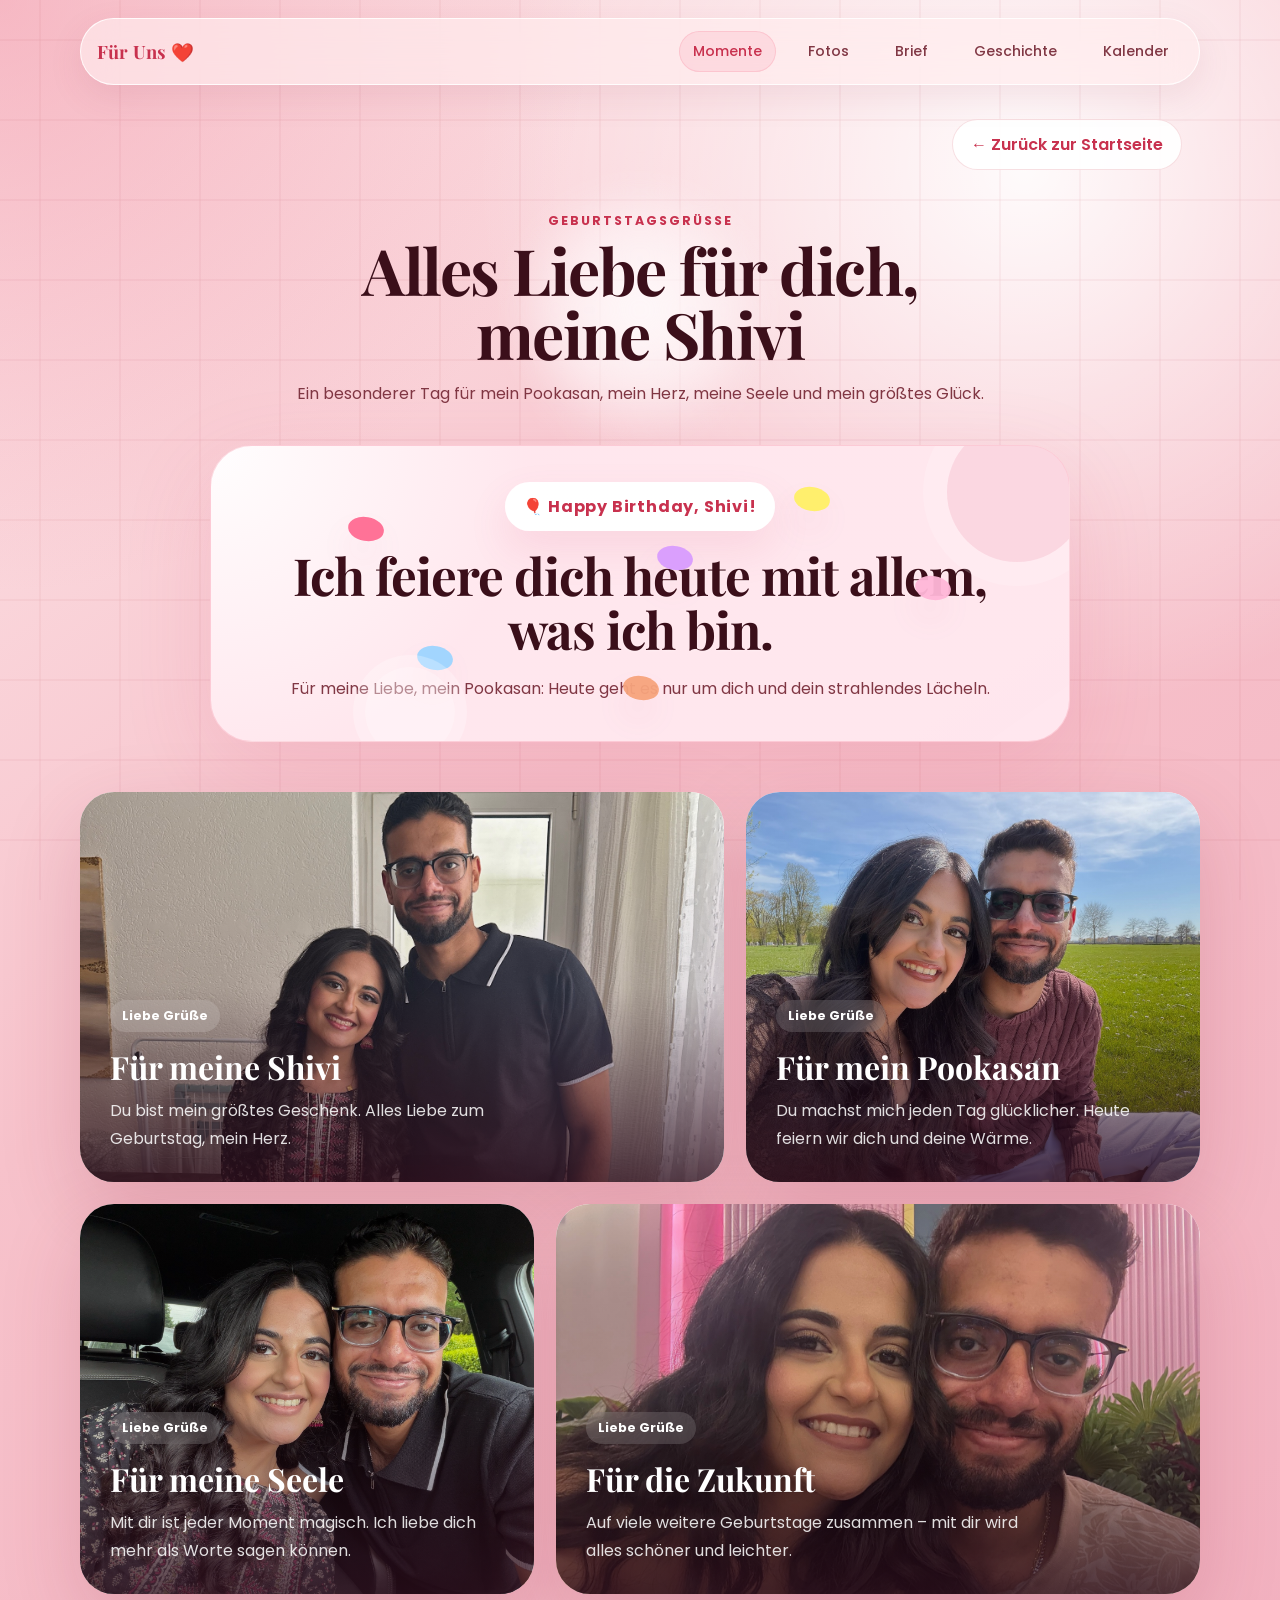
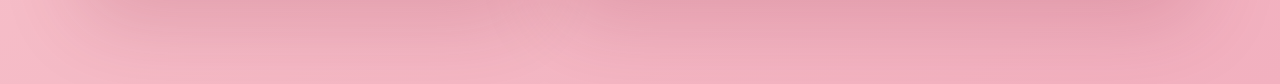
<file: moments.html>
<!DOCTYPE html>
<html lang="de">
<head>
  <meta charset="UTF-8" />
  <meta name="viewport" content="width=device-width, initial-scale=1.0" />
  <title>Momente</title>
  <link rel="preconnect" href="https://fonts.googleapis.com">
  <link rel="preconnect" href="https://fonts.gstatic.com" crossorigin>
  <link href="https://fonts.googleapis.com/css2?family=Playfair+Display:wght@500;600;700&family=Poppins:wght@300;400;500;600&display=swap" rel="stylesheet">
  <link rel="stylesheet" href="./style.css">
</head>
<body>
  <div class="hearts" id="hearts"></div>
  <main class="page content-page">
    <nav class="nav">
      <div class="brand">Für Uns ❤️</div>
      <div class="links">
        <a href="./moments.html" class="active">Momente</a>
        <a href="./photos.html">Fotos</a>
        <a href="./brief.html">Brief</a>
        <a href="./story.html">Geschichte</a>
        <a href="./calendar.html">Kalender</a>
      </div>
    </nav>
    <header class="page-header">
      <a href="./index.html" class="back-link">← Zurück zur Startseite</a>
    </header>

    <section class="section-head">
      <div class="label">Geburtstagsgrüße</div>
      <h2>Alles Liebe für dich, meine Shivi</h2>
      <p>Ein besonderer Tag für mein Pookasan, mein Herz, meine Seele und mein größtes Glück.</p>
    </section>

    <section class="birthday-banner">
      <div class="confetti">
        <span></span><span></span><span></span><span></span><span></span><span></span>
      </div>
      <span>🎈 Happy Birthday, Shivi!</span>
      <h2>Ich feiere dich heute mit allem, was ich bin.</h2>
      <p>Für meine Liebe, mein Pookasan: Heute geht es nur um dich und dein strahlendes Lächeln.</p>
    </section>

    <section class="memories">
      <article class="memory">
        <img src="./photos/IMG_8520.JPG" alt="Romantischer Moment" loading="lazy" decoding="async">
        <div class="memory-content">
          <span>Liebe Grüße</span>
          <h3>Für meine Shivi</h3>
          <p>Du bist mein größtes Geschenk. Alles Liebe zum Geburtstag, mein Herz.</p>
        </div>
      </article>

      <article class="memory">
        <img src="./photos/IMG_8527.JPG" alt="Lachen zusammen" loading="lazy" decoding="async">
        <div class="memory-content">
          <span>Liebe Grüße</span>
          <h3>Für mein Pookasan</h3>
          <p>Du machst mich jeden Tag glücklicher. Heute feiern wir dich und deine Wärme.</p>
        </div>
      </article>

      <article class="memory">
        <img src="./photos/IMG_8522.JPG" alt="Paar bei Sonnenuntergang" loading="lazy" decoding="async">
        <div class="memory-content">
          <span>Liebe Grüße</span>
          <h3>Für meine Seele</h3>
          <p>Mit dir ist jeder Moment magisch. Ich liebe dich mehr als Worte sagen können.</p>
        </div>
      </article>

      <article class="memory">
        <img src="./photos/IMG_8526.JPG" alt="Zärtlicher Moment" loading="lazy" decoding="async">
        <div class="memory-content">
          <span>Liebe Grüße</span>
          <h3>Für die Zukunft</h3>
          <p>Auf viele weitere Geburtstage zusammen – mit dir wird alles schöner und leichter.</p>
        </div>
      </article>
    </section>
  </main>
  <script src="./script.js"></script>
</body>
</html>
</file>
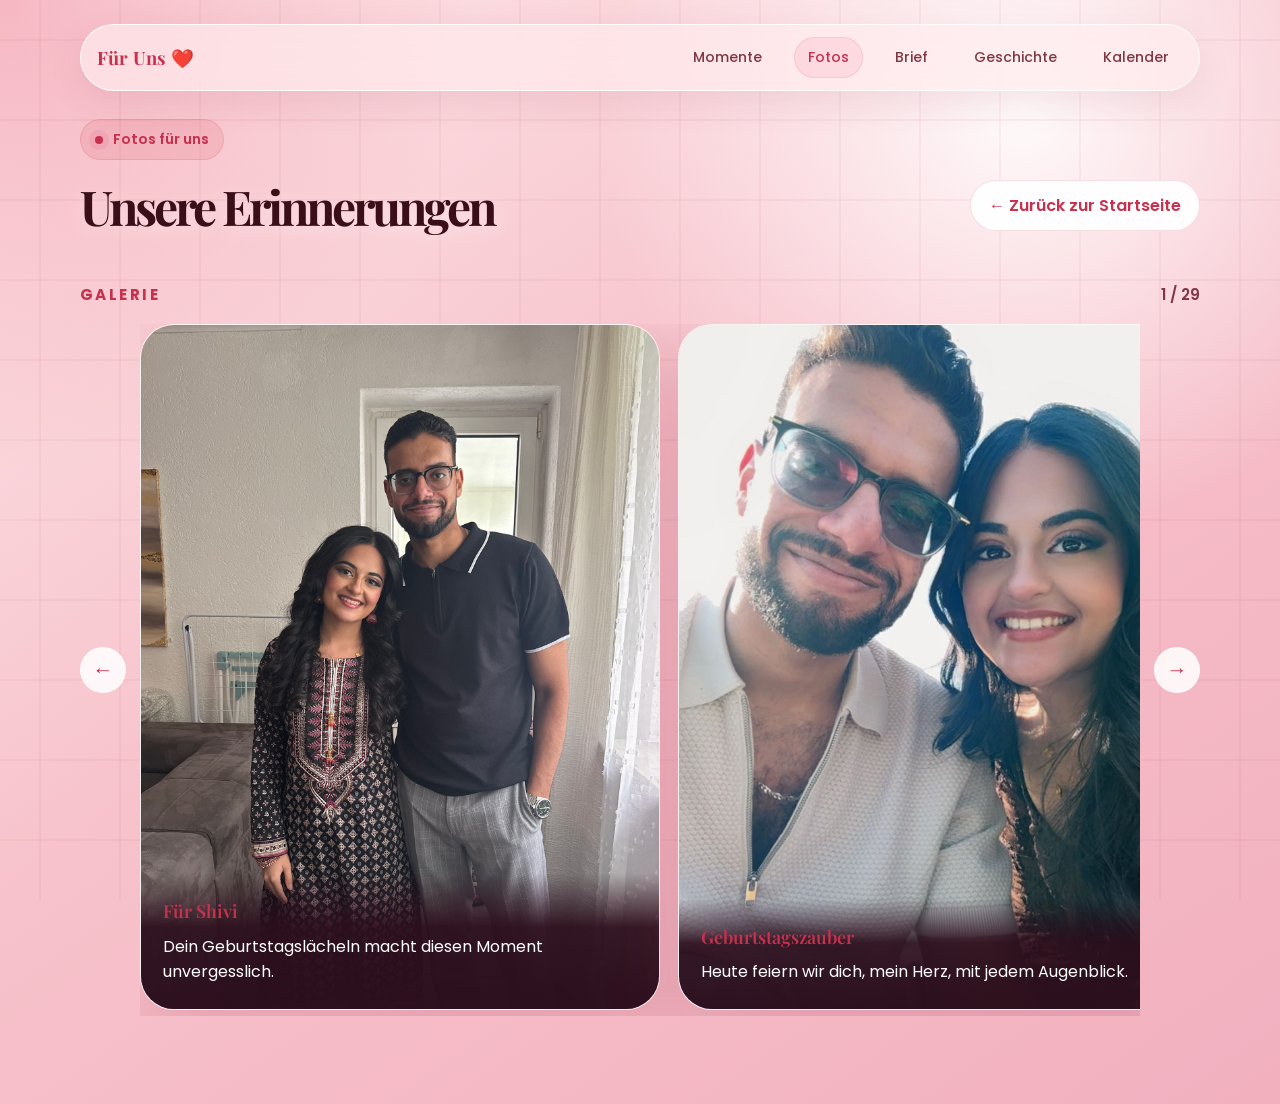
<file: photos.html>
<!DOCTYPE html>
<html lang="de">
<head>
  <meta charset="UTF-8" />
  <meta name="viewport" content="width=device-width, initial-scale=1.0" />
  <title>Unsere Fotos</title>
  <link rel="preconnect" href="https://fonts.googleapis.com">
  <link rel="preconnect" href="https://fonts.gstatic.com" crossorigin>
  <link href="https://fonts.googleapis.com/css2?family=Playfair+Display:wght@500;600;700&family=Poppins:wght@300;400;500;600&display=swap" rel="stylesheet">
  <link rel="stylesheet" href="./style.css">
</head>
<body>
  <div class="hearts" id="hearts"></div>
  <main class="page photo-page">
    <nav class="nav">
      <div class="brand">Für Uns ❤️</div>
      <div class="links">
        <a href="./moments.html">Momente</a>
        <a href="./photos.html" class="active">Fotos</a>
        <a href="./brief.html">Brief</a>
        <a href="./story.html">Geschichte</a>
        <a href="./calendar.html">Kalender</a>
      </div>
    </nav>
    <header class="page-header">
      <div>
        <p class="small-title">Fotos für uns</p>
        <h1>Unsere Erinnerungen</h1>
      </div>
      <a href="./index.html" class="back-link">← Zurück zur Startseite</a>
    </header>

    <section class="photo-slider">
      <div class="slider-header">
        <div class="slider-title">Galerie</div>
        <div class="slider-counter">1 / 24</div>
      </div>
      <div class="slider-wrapper">
        <button class="slider-control slider-prev" aria-label="Vorheriges Foto" type="button">←</button>
        <div class="photo-track">
          <article class="photo-card">
            <img src="./photos/IMG_8520.JPG" alt="Paar hält Händchen" loading="lazy" decoding="async">
            <div class="caption">
              <strong>Für Shivi</strong>
              Dein Geburtstagslächeln macht diesen Moment unvergesslich.
            </div>
          </article>

      <article class="photo-card">
        <img src="./photos/IMG_8524.JPG" alt="Romantischer Moment" loading="lazy" decoding="async">
        <div class="caption">
          <strong>Geburtstagszauber</strong>
          Heute feiern wir dich, mein Herz, mit jedem Augenblick.
        </div>
      </article>
      
      <article class="photo-card">
        <img src="./photos/IMG_8522.JPG" alt="Paar bei Sonnenuntergang" loading="lazy" decoding="async">
        <div class="caption">
          <strong>Sonnige Geburtstagsgrüße</strong>
          Für die schönste Shivi, die mein Leben jeden Tag heller macht.
        </div>
      </article>

      <article class="photo-card">
        <img src="./photos/IMG_8525.JPG" alt="Herzballons" loading="lazy" decoding="async">
        <div class="caption">
          <strong>Herzballons für dich</strong>
          Ich sende dir heute ganz viel Liebe und Geburtstagsfreude.
        </div>
      </article>

      <article class="photo-card">
        <img src="./photos/IMG_8523.JPG" alt="Romantische Erinnerung" loading="lazy" decoding="async">
        <div class="caption">
          <strong>Geburtstagserinnerung</strong>
          Dieses Bild steht für all die schönen Momente mit dir.
        </div>
      </article>

      <article class="photo-card">
        <img src="./photos/IMG_8526.JPG" alt="Zärtlicher Moment" loading="lazy" decoding="async">
        <div class="caption">
          <strong>In deinen Augen</strong>
          Heute sehe ich nur das Glück einer Geburtstagssüßen.
        </div>
      </article>
          
      <article class="photo-card">
        <img src="./photos/IMG_8521.JPG" alt="Romantisches Paar" loading="lazy" decoding="async">
        <div class="caption">
          <strong>Geburtstagsabend</strong>
          Ein besonderer Abend für meine besondere Shivi.
        </div>
      </article>

      <article class="photo-card">
        <img src="./photos/IMG_8527.JPG" alt="Lachen zusammen" loading="lazy" decoding="async">
        <div class="caption">
          <strong>Dein Lachen</strong>
          Dein Lachen ist mein liebstes Geburtstagsgeschenk.
        </div>
      </article>

      <article class="photo-card">
        <img src="./photos/IMG_8531.JPG" alt="Hand in Hand" loading="lazy" decoding="async">
        <div class="caption">
          <strong>Hand in Hand</strong>
          Gemeinsam feiern wir deinen neuen Lebensabschnitt.
        </div>
      </article>

      <article class="photo-card">
        <img src="./photos/IMG_8528.JPG" alt="Stille Nähe" loading="lazy" decoding="async">
        <div class="caption">
          <strong>Stille Nähe</strong>
          An deinem Geburtstag ist deine Nähe mein schönster Moment.
        </div>
      </article>

      <article class="photo-card">
        <img src="./photos/IMG_8532.JPG" alt="Hand in Hand" loading="lazy" decoding="async">
        <div class="caption">
          <strong>Geburtstagswünsche</strong>
          Für dich, Shivi: Liebe, Lachen und viele Kuschelmomente.
        </div>
      </article>

      <article class="photo-card">
        <img src="./photos/IMG_8529.JPG" alt="Gemeinsame Träume" loading="lazy" decoding="async">
        <div class="caption">
          <strong>Gemeinsame Träume</strong>
          Heute träume ich von einem wundervollen Geburtstag mit dir.
        </div>
      </article>

      <article class="photo-card">
        <img src="./photos/IMG_8533.JPG" alt="Hand in Hand" loading="lazy" decoding="async">
        <div class="caption">
          <strong>Du bist mein Glück</strong>
          Alles Liebe zum Geburtstag, meine Lieblingsperson.
        </div>
      </article>

      <article class="photo-card">
        <img src="./photos/IMG_8530.JPG" alt="Romantischer Abend" loading="lazy" decoding="async">
        <div class="caption">
          <strong>Nur du und ich</strong>
          Heute zählt nur eines: dein Lächeln, Shivi.
        </div>
      </article>

      <article class="photo-card">
        <img src="./photos/IMG_8535.JPG" alt="Hand in Hand" loading="lazy" decoding="async">
        <div class="caption">
          <strong>Geburtstagszauber</strong>
          Mit dir wird jeder Moment zu etwas ganz Besonderem.
        </div>
      </article>

      <article class="photo-card">
        <img src="./photos/IMG_8536.JPG" alt="Hand in Hand" loading="lazy" decoding="async">
        <div class="caption">
          <strong>Geburtstagsliebe</strong>
          Meine Liebe für dich wächst mit jedem Jahr.
        </div>
      </article>

      <article class="photo-card">
        <img src="./photos/IMG_8538.JPG" alt="Hand in Hand" loading="lazy" decoding="async">
        <div class="caption">
          <strong>Glücksmomente</strong>
          Heute wünsche ich dir nur Freude, Liebe und Sonnenschein.
        </div>
      </article>

      <article class="photo-card">
        <img src="./photos/IMG_8537.JPG" alt="Hand in Hand" loading="lazy" decoding="async">
        <div class="caption">
          <strong>Neues Jahr</strong>
          Auf ein weiteres Jahr voller Glück mit dir.
        </div>
      </article>

      <article class="photo-card">
        <img src="./photos/IMG_8539.JPG" alt="Hand in Hand" loading="lazy" decoding="async">
        <div class="caption">
          <strong>Happy Birthday</strong>
          Shivi, du machst alles heller und schöner.
        </div>
      </article>

      <article class="photo-card">
        <img src="./photos/IMG_8546.JPG" alt="Hand in Hand" loading="lazy" decoding="async">
        <div class="caption">
          <strong>Für dich</strong>
          Heute feiere ich dich – meine schönste Arbeit und mein größtes Glück.
        </div>
      </article>

      <article class="photo-card">
        <img src="./photos/IMG_8540.JPG" alt="Hand in Hand" loading="lazy" decoding="async">
        <div class="caption">
          <strong>Geburtstagstag</strong>
          Dein Tag, meine Liebe, und ich bin so froh, ihn mit dir zu teilen.
        </div>
      </article>

      <article class="photo-card">
        <img src="./photos/IMG_8541.JPG" alt="Hand in Hand" loading="lazy" decoding="async">
        <div class="caption">
          <strong>Geburtstagsfee</strong>
          Für meine Geburtstagsfee: unendliche Liebe und zarte Momente.
        </div>
      </article>

      <article class="photo-card">
        <img src="./photos/IMG_8548.JPG" alt="Hand in Hand" loading="lazy" decoding="async">
        <div class="caption">
          <strong>Magischer Tag</strong>
          Shivi, du bewirkst jeden Moment vollkommen.
        </div>
      </article>

      <article class="photo-card">
        <img src="./photos/IMG_8543.JPG" alt="Hand in Hand" loading="lazy" decoding="async">
        <div class="caption">
          <strong>Für mein Herz</strong>
          Alles Liebe zum Geburtstag, mein Stern.
        </div>
      </article>

      <article class="photo-card">
        <img src="./photos/IMG_8544.JPG" alt="Hand in Hand" loading="lazy" decoding="async">
        <div class="caption">
          <strong>Feier dich</strong>
          Heute wird gefeiert: Du bist mein größtes Geschenk.
        </div>
      </article>

      <article class="photo-card">
        <img src="./photos/IMG_8545.JPG" alt="Hand in Hand" loading="lazy" decoding="async">
        <div class="caption">
          <strong>Geburtstagsmoment</strong>
          Dein Geburtstag ist der schönste Tag des Jahres, weil du dabei bist.
        </div>
      </article>

      <article class="photo-card">
        <img src="./photos/IMG_8547.JPG" alt="Hand in Hand" loading="lazy" decoding="async">
        <div class="caption">
          <strong>Alles für dich</strong>
          Dein Glück ist mein größter Wunsch an diesem besonderen Tag.
        </div>
      </article>

      <article class="photo-card">
        <img src="./photos/IMG_8549.JPG" alt="Hand in Hand" loading="lazy" decoding="async">
        <div class="caption">
          <strong>Geburtstagsherz</strong>
          Für die liebste Shivi: Du bist mein schönster Moment.
        </div>
      </article>

      <article class="photo-card">
        <img src="./photos/IMG_8551.JPG" alt="Hand in Hand" loading="lazy" decoding="async">
        <div class="caption">
          <strong>Zum Geburtstag</strong>
          Heute feiere ich dich, mein schönster Traum und meine Liebe.
        </div>
      </article>
        </div>
        <button class="slider-control slider-next" aria-label="Nächstes Foto" type="button">→</button>
      </div>
    </section>
  </main>
  <script src="./script.js"></script>
</body>
</html>
</file>
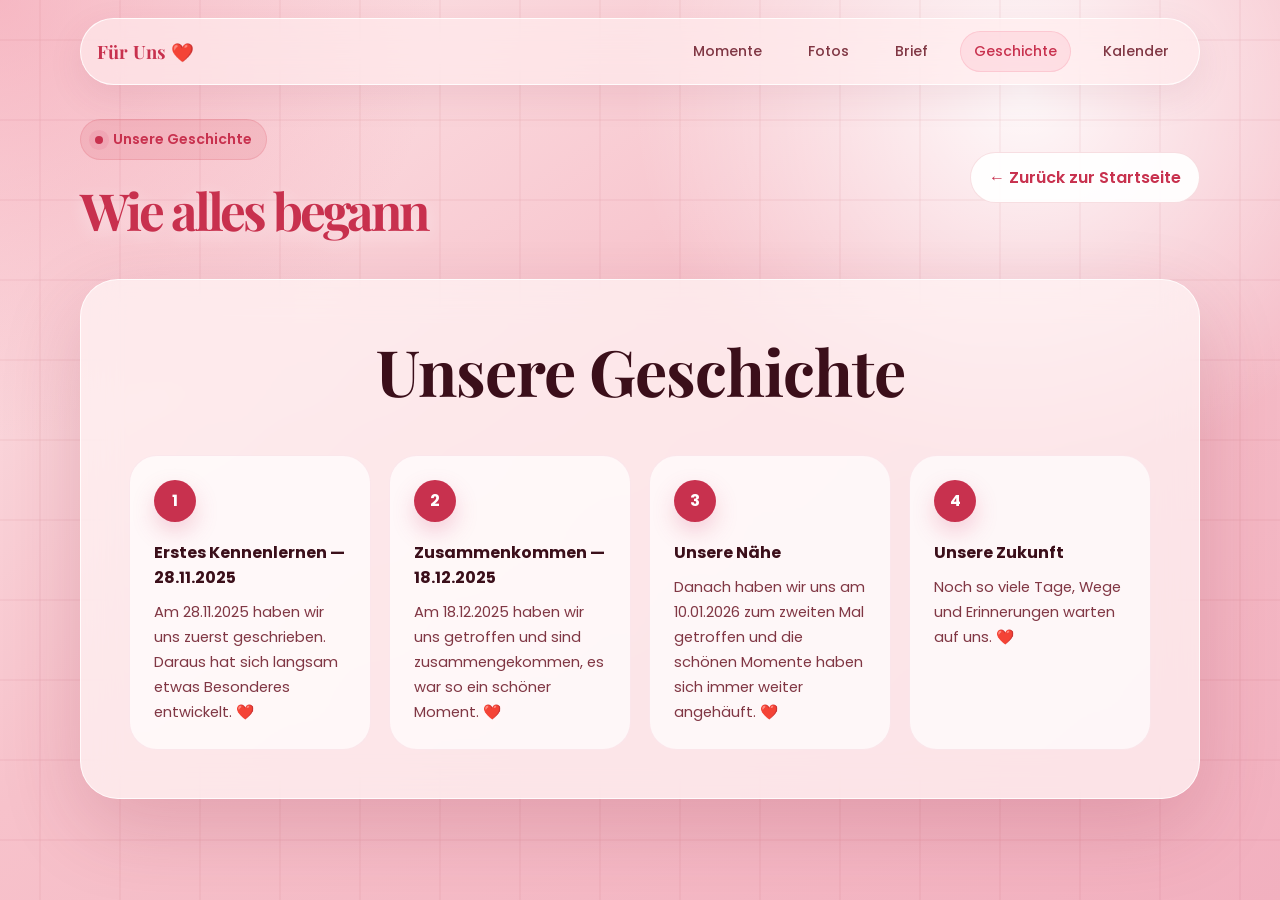
<file: story.html>
<!DOCTYPE html>
<html lang="de">
<head>
  <meta charset="UTF-8" />
  <meta name="viewport" content="width=device-width, initial-scale=1.0" />
  <title>Geschichte</title>
  <link rel="preconnect" href="https://fonts.googleapis.com">
  <link rel="preconnect" href="https://fonts.gstatic.com" crossorigin>
  <link href="https://fonts.googleapis.com/css2?family=Playfair+Display:wght@500;600;700&family=Poppins:wght@300;400;500;600&display=swap" rel="stylesheet">
  <link rel="stylesheet" href="./style.css">
</head>
<body>
  <div class="hearts" id="hearts"></div>
  <main class="page content-page">
    <nav class="nav">
      <div class="brand">Für Uns ❤️</div>
      <div class="links">
        <a href="./moments.html">Momente</a>
        <a href="./photos.html">Fotos</a>
        <a href="./brief.html">Brief</a>
        <a href="./story.html" class="active">Geschichte</a>
        <a href="./calendar.html">Kalender</a>
      </div>
    </nav>
    <header class="page-header">
      <div>
        <p class="small-title">Unsere Geschichte</p>
        <h1>Wie alles begann</h1>
      </div>
      <a href="./index.html" class="back-link">← Zurück zur Startseite</a>
    </header>

    <section class="timeline">
      <h2>Unsere Geschichte</h2>
      <div class="steps">
        <div class="step">
          <strong>1</strong>
          <h3>Erstes Kennenlernen — 28.11.2025</h3>
          <p>Am 28.11.2025 haben wir uns zuerst geschrieben. Daraus hat sich langsam etwas Besonderes entwickelt. ❤️</p>
        </div>
        <div class="step">
          <strong>2</strong>
          <h3>Zusammenkommen — 18.12.2025</h3>
          <p>Am 18.12.2025 haben wir uns getroffen und sind zusammengekommen, es war so ein schöner Moment. ❤️</p>
        </div>
        <div class="step">
          <strong>3</strong>
          <h3>Unsere Nähe</h3>
          <p>Danach haben wir uns am 10.01.2026 zum zweiten Mal getroffen und die schönen Momente haben sich immer weiter angehäuft. ❤️</p>
        </div>
        <div class="step">
          <strong>4</strong>
          <h3>Unsere Zukunft</h3>
          <p>Noch so viele Tage, Wege und Erinnerungen warten auf uns. ❤️</p>
        </div>
      </div>
    </section>
  </main>
  <script src="./script.js"></script>
</body>
</html>
</file>
<file: style.css>
* {
      margin: 0;
      padding: 0;
      box-sizing: border-box;
    }

    :root {
      --bg: #fde8ea;
      --cream: #fff1f2;
      --rose: #f06b84;
      --rose-dark: #c8314e;
      --wine: #3b0f1a;
      --muted: #803744;
      --card: rgba(255, 238, 240, 0.78);
      --line: rgba(200, 40, 60, 0.18);
      --shadow: 0 28px 80px rgba(140, 30, 55, 0.18);
      --transition: 0.25s;
    }

    html {
      scroll-behavior: smooth;
    }

    body {
      font-family: 'Poppins', sans-serif;
      color: var(--wine);
      background:
        radial-gradient(circle at top left, rgba(240,140,160,0.52), transparent 28%),
        radial-gradient(circle at 80% 10%, rgba(255,255,255,0.92), transparent 30%),
        linear-gradient(145deg, #fde8ea 0%, #f7c2cb 45%, #f2b0bf 100%);
      min-height: 100vh;
      overflow-x: hidden;
    }

    body::before {
      content: "";
      position: fixed;
      inset: 0;
      background-image: url("data:image/svg+xml,%3Csvg width='80' height='80' viewBox='0 0 80 80' xmlns='http://www.w3.org/2000/svg'%3E%3Cg fill='none' stroke='%23b02b3a' stroke-opacity='0.12'%3E%3Cpath d='M0 40h80M40 0v80'/%3E%3C/g%3E%3C/svg%3E");
      pointer-events: none;
      opacity: 0.75;
      z-index: 0;
    }

    .hearts {
      position: fixed;
      inset: 0;
      pointer-events: none;
      overflow: hidden;
      z-index: 1;
    }

    .heart {
      position: absolute;
      bottom: -50px;
      color: rgba(200, 30, 50, 0.72);
      animation: heartFloat linear forwards;
      filter: blur(0.1px);
    }

    @keyframes heartFloat {
      0% {
        transform: translateY(0) translateX(0) scale(0.7) rotate(0deg);
        opacity: 0;
      }
      14% { opacity: 1; }
      100% {
        transform: translateY(-110vh) translateX(var(--move)) scale(1.35) rotate(35deg);
        opacity: 0;
      }
    }

    .page {
      width: min(1120px, 92%);
      margin: 0 auto;
      position: relative;
      z-index: 2;
      padding-top: 18px;
    }

    .nav {
      position: sticky;
      top: 18px;
      z-index: 10;
      margin-top: 0;
      padding: 12px 16px;
      display: flex;
      justify-content: space-between;
      align-items: center;
      border-radius: 999px;
      background: rgba(255, 236, 238, 0.68);
      backdrop-filter: blur(18px);
      border: 1px solid rgba(255,255,255,0.85);
      box-shadow: 0 12px 35px rgba(150,45,82,0.10);
    }

    .brand {
      font-family: 'Playfair Display', serif;
      color: var(--rose-dark);
      font-size: 1.15rem;
      font-weight: 700;
      letter-spacing: 0.2px;
    }

    .links {
      display: flex;
      gap: 18px;
      font-size: 0.88rem;
    }

    .links a {
      text-decoration: none;
      color: var(--muted);
      font-weight: 500;
      padding: 10px 14px;
      border-radius: 999px;
      transition: var(--transition) ease;
    }

    .links a:hover,
    .links a.active {
      color: var(--rose-dark);
      background: rgba(240, 100, 130, 0.12);
    }

    .links a.active {
      box-shadow: inset 0 0 0 1px rgba(240, 100, 130, 0.18);
    }

    .page-header {
      margin: 34px 0 42px;
      display: grid;
      grid-template-columns: 1fr auto;
      gap: 18px;
      align-items: center;
    }

    .page-header .back-link {
      justify-self: end;
    }

    .birthday-header {
      padding: 26px 28px;
      border-radius: 36px;
      background: linear-gradient(135deg, rgba(255,250,250,0.96), rgba(255,230,238,0.96));
      border: 1px solid rgba(240,100,130,0.2);
      box-shadow: 0 28px 80px rgba(217,79,121,0.12);
      position: relative;
      overflow: hidden;
    }

    .birthday-header::before,
    .birthday-header::after {
      content: "";
      position: absolute;
      border-radius: 50%;
      pointer-events: none;
    }

    .birthday-header::before {
      width: 180px;
      height: 180px;
      top: -40px;
      right: -40px;
      background: rgba(246,107,132,0.18);
      filter: blur(1px);
    }

    .birthday-header::after {
      width: 95px;
      height: 95px;
      left: -20px;
      bottom: -22px;
      background: rgba(255,255,255,0.6);
    }

    .page-header h1 {
      font-family: 'Playfair Display', serif;
      font-size: clamp(2.8rem, 4vw, 3.6rem);
      line-height: 1.02;
      margin: 0.15rem 0 0;
      color: var(--rose-dark);
      text-shadow: 0 4px 18px rgba(255,255,255,0.45);
    }

    .back-link {
      display: inline-flex;
      align-items: center;
      justify-content: center;
      padding: 12px 18px;
      border-radius: 999px;
      background: rgba(255,255,255,0.92);
      border: 1px solid rgba(200,30,50,0.14);
      color: var(--rose-dark);
      text-decoration: none;
      font-weight: 600;
      font-size: 1rem;
      transition: transform var(--transition) ease, background var(--transition) ease;
    }

    .back-link:hover,
    .back-link:focus-visible {
      transform: translateY(-2px);
      background: rgba(255,255,255,1);
    }

    .hero {
      min-height: calc(100vh - 90px);
      display: grid;
      grid-template-columns: 1.05fr 0.95fr;
      align-items: center;
      gap: 46px;
      padding: 72px 0 82px;
    }

    .hero-text {
      animation: fadeUp 0.9s ease both;
    }

    .small-title {
      display: inline-flex;
      align-items: center;
      gap: 10px;
      padding: 9px 14px;
      background: rgba(200,30,50,0.10);
      border: 1px solid rgba(200,30,50,0.12);
      border-radius: 999px;
      color: var(--rose-dark);
      font-size: 0.88rem;
      font-weight: 600;
      margin-bottom: 22px;
    }

    .small-title::before {
      content: "";
      width: 8px;
      height: 8px;
      border-radius: 50%;
      background: var(--rose-dark);
      box-shadow: 0 0 0 6px rgba(217,79,121,0.12);
    }

    h1 {
      font-family: 'Playfair Display', serif;
      font-size: clamp(3.6rem, 8vw, 7.6rem);
      line-height: 0.92;
      letter-spacing: -3px;
      color: var(--wine);
      margin-bottom: 26px;
    }

    h1 span {
      display: block;
      color: var(--rose-dark);
      font-style: italic;
    }

    .hero-text p {
      max-width: 600px;
      font-size: 1.06rem;
      line-height: 1.9;
      color: var(--muted);
      margin-bottom: 34px;
    }

    .hero-buttons {
      display: flex;
      gap: 14px;
      flex-wrap: wrap;
    }

    .button {
      border: 0;
      text-decoration: none;
      cursor: pointer;
      border-radius: 999px;
      padding: 14px 22px;
      font-weight: 600;
      transition: var(--transition) ease;
      display: inline-flex;
      align-items: center;
      gap: 9px;
    }

    .button.primary {
      background: var(--rose-dark);
      color: white;
      box-shadow: 0 22px 44px rgba(140,20,40,0.22);
    }

    .button.secondary {
      background: rgba(255,255,255,0.82);
      color: var(--rose-dark);
      border: 1px solid rgba(200,30,50,0.12);
    }

    .button:hover {
      transform: translateY(-3px);
    }

    .hero-visual {
      position: relative;
      min-height: 600px;
      animation: fadeIn 1.1s ease both 0.2s;
    }

.hero-visual::after {
  content: "";
  position: absolute;
  inset: 0;
  pointer-events: none;
  border-radius: inherit;
  background: linear-gradient(180deg, rgba(255,240,243,0.05), transparent 40%);
}

    .photo-main,
    .photo-small,
    .quote-card {
      position: absolute;
      background: var(--cream);
      box-shadow: var(--shadow);
      border: 10px solid rgba(255,255,255,0.95);
    }

    .photo-main {
      width: 72%;
      height: 460px;
      right: 4%;
      top: 38px;
      border-radius: 34px;
      overflow: hidden;
      transform: rotate(3deg);
    }

    .photo-main img,
    .photo-small img {
      width: 100%;
      height: 100%;
      object-fit: cover;
      display: block;
    }

    .photo-small {
      width: 48%;
      height: 260px;
      left: 0;
      bottom: 35px;
      border-radius: 26px;
      overflow: hidden;
      transform: rotate(-7deg);
    }

    .quote-card {
      width: 245px;
      right: 0;
      bottom: 10px;
      border-radius: 26px;
      padding: 24px;
      border-width: 1px;
      background: rgba(255,250,250,0.78);
      backdrop-filter: blur(16px);
      transform: rotate(2deg);
    }

    .quote-card p {
      color: var(--wine);
      line-height: 1.65;
      font-family: 'Playfair Display', serif;
      font-size: 1.25rem;
      font-style: italic;
    }

    .section-head {
      margin: 34px auto 36px;
      text-align: center;
      max-width: 720px;
      position: relative;
    }

    .section-head::before {
      content: "";
      position: absolute;
      top: -12px;
      left: 50%;
      transform: translateX(-50%);
      width: 220px;
      height: 220px;
      background: radial-gradient(circle, rgba(255,255,255,0.88), rgba(255,240,244,0.22));
      border-radius: 50%;
      filter: blur(22px);
      z-index: -1;
    }

    .section-head .label {
      color: var(--rose-dark);
      font-weight: 700;
      text-transform: uppercase;
      letter-spacing: 2px;
      font-size: 0.78rem;
    }

    .section-head h2 {
      margin-top: 8px;
      font-family: 'Playfair Display', serif;
      font-size: clamp(2.4rem, 5vw, 4.7rem);
      line-height: 1;
      letter-spacing: -1.5px;
    }

    .section-head p {
      margin-top: 14px;
      color: var(--muted);
      line-height: 1.8;
    }

    .birthday-banner {
      margin: 0 auto 50px;
      padding: 36px 34px;
      border-radius: 42px;
      background: radial-gradient(circle at top left, rgba(255,255,255,0.96), rgba(255,231,238,0.96) 35%),
        linear-gradient(145deg, rgba(255,245,248,0.98), rgba(255,225,234,0.95));
      border: 1px solid rgba(240,100,130,0.22);
      box-shadow: 0 26px 90px rgba(217,79,121,0.14);
      position: relative;
      overflow: hidden;
      max-width: 860px;
      min-height: 230px;
      display: flex;
      flex-direction: column;
      justify-content: center;
      align-items: center;
      text-align: center;
    }

    .birthday-banner .confetti {
      position: absolute;
      inset: 0;
      pointer-events: none;
      overflow: hidden;
    }

    .birthday-banner .confetti span {
      position: absolute;
      width: 12px;
      height: 12px;
      border-radius: 50%;
      opacity: 0.95;
      transform: rotate(10deg);
    }

    .birthday-banner .confetti span:nth-child(1) { background: #ff6c93; top: 24%; left: 16%; width: 10px; height: 10px; animation-delay: 0s; }
    .birthday-banner .confetti span:nth-child(2) { background: #fff066; top: 14%; left: 68%; width: 14px; height: 14px; animation-delay: 0.5s; }
    .birthday-banner .confetti span:nth-child(3) { background: #9ed5ff; top: 68%; left: 24%; width: 12px; height: 12px; animation-delay: 0.2s; }
    .birthday-banner .confetti span:nth-child(4) { background: #ffb7d8; top: 44%; left: 82%; width: 10px; height: 10px; animation-delay: 0.7s; }
    .birthday-banner .confetti span:nth-child(5) { background: #f7a47d; top: 78%; left: 48%; width: 14px; height: 14px; animation-delay: 0.3s; }
    .birthday-banner .confetti span:nth-child(6) { background: #d99cff; top: 34%; left: 52%; width: 10px; height: 10px; animation-delay: 0.6s; }

    .birthday-banner .confetti {
      display: block;
    }

    .birthday-banner .confetti span {
      animation: confettiFall 5.5s infinite ease-in;
    }

    @keyframes confettiFall {
      0% {
        transform: translateY(-12px) rotate(0deg);
        opacity: 0;
      }
      10% {
        opacity: 1;
      }
      100% {
        transform: translateY(160px) rotate(360deg);
        opacity: 0;
      }
    }

    .birthday-banner::before,
    .birthday-banner::after {
      content: "";
      position: absolute;
      border-radius: 50%;
      pointer-events: none;
    }

    .birthday-banner::before {
      width: 140px;
      height: 140px;
      top: -24px;
      right: -18px;
      background: rgba(239,163,183,0.24);
      box-shadow: 0 0 0 24px rgba(255,255,255,0.18);
    }

    .birthday-banner::after {
      width: 90px;
      height: 90px;
      bottom: -16px;
      left: 18%;
      background: rgba(255,255,255,0.42);
      box-shadow: 0 0 0 12px rgba(255,255,255,0.25);
    }

    .birthday-banner span {
      display: inline-flex;
      align-items: center;
      gap: 10px;
      padding: 12px 18px;
      border-radius: 999px;
      background: rgba(255,255,255,0.98);
      color: var(--rose-dark);
      font-weight: 700;
      letter-spacing: 0.8px;
      margin-bottom: 18px;
      box-shadow: 0 18px 40px rgba(217,79,121,0.12);
      width: fit-content;
    }

    .birthday-banner h2 {
      margin: 0;
      color: var(--wine);
      font-family: 'Playfair Display', serif;
      font-size: clamp(2.2rem, 4vw, 3.2rem);
      line-height: 1.05;
      letter-spacing: -1px;
      text-shadow: 0 1px 3px rgba(255,255,255,0.35);
    }

    .birthday-banner p {
      margin: 18px 0 0;
      color: var(--muted);
      line-height: 1.9;
      max-width: 760px;
    }

    .intro-gallery {
      margin: 68px 0 90px;
    }

    .gallery-grid {
      display: grid;
      grid-template-columns: repeat(auto-fit, minmax(280px, 1fr));
      gap: 26px;
      margin-top: 38px;
    }

    .intro-card {
      border-radius: 32px;
      overflow: hidden;
      box-shadow: var(--shadow);
      position: relative;
      height: 360px;
      transition: transform var(--transition) ease, box-shadow var(--transition) ease;
    }

    .intro-card:hover {
      transform: translateY(-8px);
      box-shadow: 0 40px 100px rgba(140, 30, 55, 0.25);
    }

    .intro-card img {
      width: 100%;
      height: 100%;
      object-fit: cover;
      display: block;
    }

    .intro-label {
      position: absolute;
      bottom: 0;
      left: 0;
      right: 0;
      padding: 24px 22px;
      background: linear-gradient(180deg, transparent 0%, rgba(44,14,28,0.92) 40%, rgba(44,14,28,0.98) 100%);
      color: white;
      line-height: 1.6;
    }

    .intro-label strong {
      display: block;
      margin-bottom: 8px;
      font-family: 'Playfair Display', serif;
      font-size: 1.12rem;
      font-weight: 600;
    }

    .memories {
      display: grid;
      grid-template-columns: repeat(12, 1fr);
      gap: 22px;
      margin-bottom: 90px;
    }

    .memory {
      min-height: 390px;
      border-radius: 34px;
      overflow: hidden;
      position: relative;
      box-shadow: var(--shadow);
      background: #fff;
      isolation: isolate;
    }

    .memory:nth-child(1) { grid-column: span 7; }
    .memory:nth-child(2) { grid-column: span 5; }
    .memory:nth-child(3) { grid-column: span 5; }
    .memory:nth-child(4) { grid-column: span 7; }

    .memory img {
      position: absolute;
      inset: 0;
      width: 100%;
      height: 100%;
      object-fit: cover;
      object-position: center center;
      transition: transform 0.7s ease;
      z-index: -2;
    }

    /* Feinjustierung: Kapitel 1 und 4 besser im Frame ausrichten */
    .memory:nth-child(1) img {
      object-position: center 25%;
    }

    .memory:nth-child(4) img {
      /* Noch mehr nach oben verschieben, damit beide Personen klar im Bild stehen */
      object-position: 50% 30%;
    }

    .memory::before {
      content: "";
      position: absolute;
      inset: 0;
      background: linear-gradient(to top, rgba(44,14,28,0.78), rgba(44,14,28,0.12), transparent);
      z-index: -1;
    }

    .memory:hover img {
      transform: scale(1.07);
    }

    .memory-content {
      height: 100%;
      display: flex;
      flex-direction: column;
      justify-content: flex-end;
      padding: 30px;
      color: white;
    }

    .memory-content span {
      width: fit-content;
      padding: 7px 12px;
      border-radius: 999px;
      background: rgba(255,255,255,0.14);
      backdrop-filter: blur(12px);
      font-size: 0.78rem;
      font-weight: 700;
      margin-bottom: 13px;
    }

    .memory-content h3 {
      font-family: 'Playfair Display', serif;
      font-size: 2rem;
      margin-bottom: 9px;
    }

    .memory-content p {
      max-width: 470px;
      color: rgba(255,255,255,0.86);
      line-height: 1.7;
    }

    .letter-wrap {
      margin: 20px 0 90px;
      display: grid;
      grid-template-columns: 0.85fr 1.15fr;
      gap: 26px;
      align-items: stretch;
    }

    .date-card {
      border-radius: 36px;
      padding: 34px;
      background: linear-gradient(180deg, var(--rose-dark), #9a1f35);
      color: white;
      box-shadow: var(--shadow);
      position: relative;
      overflow: hidden;
      min-height: 430px;
      display: flex;
      flex-direction: column;
      justify-content: space-between;
    }

    .date-card::after {
      content: "❤";
      position: absolute;
      right: -18px;
      bottom: -60px;
      font-size: 12rem;
      color: rgba(255,255,255,0.06);
    }

    .date-card small {
      color: rgba(255,255,255,0.62);
      text-transform: uppercase;
      letter-spacing: 2px;
      font-weight: 700;
    }

    .date-card h2 {
      font-family: 'Playfair Display', serif;
      font-size: clamp(3.4rem, 7vw, 5.6rem);
      line-height: 0.92;
      margin: 20px 0;
    }

    .date-card p {
      color: rgba(255,255,255,0.78);
      line-height: 1.8;
      max-width: 320px;
    }

    .letter {
      border-radius: 36px;
      padding: clamp(30px, 5vw, 54px);
      background: rgba(255,249,249,0.76);
      backdrop-filter: blur(18px);
      border: 1px solid rgba(255,255,255,0.86);
      box-shadow: var(--shadow);
      position: relative;
    }

    .letter::before {
      content: "";
      position: absolute;
      inset: 18px;
      border: 1px solid var(--line);
      border-radius: 26px;
      pointer-events: none;
    }

    .letter h2 {
      font-family: 'Playfair Display', serif;
      font-size: clamp(2.4rem, 5vw, 4.2rem);
      line-height: 1;
      margin-bottom: 20px;
      color: var(--rose-dark);
    }

    .letter p {
      color: var(--muted);
      line-height: 1.95;
      margin-bottom: 16px;
      position: relative;
      z-index: 1;
    }

    .signature {
      margin-top: 22px;
      font-family: 'Playfair Display', serif;
      font-size: 1.45rem;
      color: var(--wine);
      position: relative;
      z-index: 1;
    }

    .timeline {
      margin: 0 0 80px;
      padding: 48px;
      border-radius: 38px;
      background: rgba(255,245,246,0.72);
      backdrop-filter: blur(18px);
      border: 1px solid rgba(255,255,255,0.84);
      box-shadow: var(--shadow);
    }

    .timeline h2 {
      font-family: 'Playfair Display', serif;
      text-align: center;
      font-size: clamp(2.5rem, 5vw, 4.6rem);
      margin-bottom: 42px;
      letter-spacing: -1px;
    }

    .steps {
      display: grid;
      grid-template-columns: repeat(4, 1fr);
      gap: 18px;
    }

    .step {
      position: relative;
      padding: 24px;
      min-height: 230px;
      border-radius: 28px;
      background: rgba(255,255,255,0.68);
      border: 1px solid rgba(217,79,121,0.10);
    }

    .step strong {
      display: grid;
      place-items: center;
      width: 42px;
      height: 42px;
      border-radius: 50%;
      color: white;
      background: var(--rose-dark);
      margin-bottom: 18px;
      box-shadow: 0 10px 22px rgba(217,79,121,0.25);
    }

    .step h3 {
      font-size: 1rem;
      color: var(--wine);
      margin-bottom: 10px;
    }

    .step p {
      color: var(--muted);
      line-height: 1.7;
      font-size: 0.92rem;
    }

    .final-message {
      margin: 0 auto 74px;
      text-align: center;
      max-width: 820px;
      padding: 58px 30px;
      border-radius: 40px;
      background: linear-gradient(135deg, #7a1220, #c62b47);
      color: white;
      box-shadow: var(--shadow);
      position: relative;
      overflow: hidden;
    }

    .final-message::before {
      content: "♡";
      position: absolute;
      left: 28px;
      top: -32px;
      color: rgba(255,255,255,0.08);
      font-size: 13rem;
      line-height: 1;
    }

    .final-message h2 {
      font-family: 'Playfair Display', serif;
      font-size: clamp(2.5rem, 5vw, 4.5rem);
      line-height: 1;
      margin-bottom: 18px;
      position: relative;
    }

    .final-message p {
      color: rgba(255,255,255,0.82);
      line-height: 1.9;
      position: relative;
      max-width: 620px;
      margin: auto;
    }

    footer {
      text-align: center;
      color: var(--muted);
      padding: 0 0 40px;
      font-size: 0.92rem;
    }

    .music-btn {
      position: fixed;
      right: 22px;
      bottom: 22px;
      z-index: 20;
      width: 62px;
      height: 62px;
      border-radius: 50%;
      border: 0;
      cursor: pointer;
      background: var(--rose-dark);
      color: white;
      font-size: 1.3rem;
      box-shadow: 0 16px 36px rgba(140,20,40,0.32);
      transition: var(--transition) ease;
    }

    .music-btn:hover {
      transform: translateY(-4px) scale(1.04);
      background: var(--wine);
    }

    .music-btn.playing {
      animation: pulse 1.4s infinite;
    }

    @keyframes pulse {
      0%, 100% { box-shadow: 0 16px 36px rgba(75,31,47,0.28); }
      50% { box-shadow: 0 16px 50px rgba(217,79,121,0.55); }
    }

    @keyframes fadeUp {
      from { opacity: 0; transform: translateY(28px); }
      to { opacity: 1; transform: translateY(0); }
    }

    @keyframes fadeIn {
      from { opacity: 0; transform: scale(0.96); }
      to { opacity: 1; transform: scale(1); }
    }

/* Focus styles for keyboard users */
.links a:focus-visible,
.button:focus-visible,
.music-btn:focus-visible,
a:focus-visible,
button:focus-visible {
  outline: 3px solid rgba(217,79,121,0.14);
  outline-offset: 4px;
  border-radius: 12px;
}

.photo-page {
  width: min(1120px, 92%);
  margin: 0 auto;
  padding: 24px 0 80px;
}

.photo-page .page-header {
  display: grid;
  grid-template-columns: 1fr auto;
  gap: 18px;
  align-items: end;
  margin: 28px 0 36px;
}

.photo-page .page-header h1 {
  font-family: 'Playfair Display', serif;
  font-size: clamp(2.2rem, 4vw, 3rem);
  color: var(--wine);
  margin: 0;
}

.photo-page .back-link {
  display: inline-flex;
  align-items: center;
  justify-content: center;
  padding: 12px 18px;
  border-radius: 999px;
  background: rgba(255,255,255,0.92);
  border: 1px solid rgba(200,30,50,0.14);
  color: var(--rose-dark);
  text-decoration: none;
  font-weight: 600;
  font-size: 1rem;
  transition: transform var(--transition) ease, background var(--transition) ease;
}

.photo-page .back-link:hover,
.photo-page .back-link:focus-visible {
  transform: translateY(-2px);
  background: rgba(255,255,255,1);
}

.photo-grid {
  display: grid;
  grid-template-columns: repeat(auto-fit, minmax(280px, 1fr));
  gap: 26px;
}

.photo-slider {
  position: relative;
  padding: 16px 0 8px;
}

.slider-header {
  display: flex;
  justify-content: space-between;
  align-items: center;
  gap: 18px;
  margin-bottom: 18px;
}

.slider-title {
  font-size: 0.95rem;
  font-weight: 700;
  letter-spacing: 0.16em;
  text-transform: uppercase;
  color: var(--rose-dark);
}

.slider-wrapper {
  display: grid;
  grid-template-columns: auto minmax(0, 1fr) auto;
  align-items: center;
  gap: 14px;
}

.photo-track {
  display: grid;
  grid-auto-flow: column;
  grid-auto-columns: minmax(min(88vw, 520px), 1fr);
  gap: 18px;
  overflow-x: auto;
  scroll-snap-type: x mandatory;
  padding-bottom: 6px;
  scroll-behavior: smooth;
}

.photo-track::-webkit-scrollbar {
  height: 10px;
}

.photo-track::-webkit-scrollbar-thumb {
  background: rgba(200,30,50,0.32);
  border-radius: 999px;
}

.photo-track::-webkit-scrollbar-track {
  background: rgba(255,255,255,0.15);
}

.photo-card {
  min-width: min(92vw, 520px);
  max-width: 520px;
  border-radius: 34px;
  overflow: hidden;
  box-shadow: var(--shadow);
  position: relative;
  background: rgba(255,255,255,0.26);
  border: 1px solid rgba(255,255,255,0.72);
  transition: transform var(--transition) ease, box-shadow var(--transition) ease, background var(--transition) ease;
  scroll-snap-align: center;
}

.photo-card:hover {
  transform: translateY(-4px);
  box-shadow: 0 30px 70px rgba(140, 30, 55, 0.16);
  background: rgba(255,255,255,0.36);
}

.photo-card img {
  width: 100%;
  height: auto;
  max-height: 76vh;
  object-fit: contain;
  display: block;
  background: rgba(255,255,255,0.05);
}

.photo-card .caption {
  position: static;
  padding: 20px 22px 24px;
  background: transparent;
  color: var(--wine);
  line-height: 1.75;
}

.photo-card .caption strong {
  display: block;
  margin-bottom: 10px;
  font-family: 'Playfair Display', serif;
  font-size: 1.15rem;
  font-weight: 600;
  color: var(--rose-dark);
}

.slider-control {
  width: 46px;
  height: 46px;
  border-radius: 50%;
  border: 1px solid rgba(255,255,255,0.75);
  background: rgba(255,255,255,0.86);
  color: var(--rose-dark);
  font-size: 1.3rem;
  display: inline-flex;
  align-items: center;
  justify-content: center;
  cursor: pointer;
  transition: transform var(--transition) ease, background var(--transition) ease, box-shadow var(--transition) ease;
}

.slider-control:hover {
  transform: translateY(-2px);
  background: rgba(255,255,255,1);
}

.slider-control:focus-visible,
.photo-track:focus-visible {
  outline: none;
}

.slider-control:disabled {
  opacity: 0.4;
  cursor: not-allowed;
}

.slider-counter {
  color: var(--muted);
  font-size: 0.95rem;
  font-weight: 600;
}

@media (max-width: 760px) {
  .slider-wrapper {
    grid-template-columns: auto 1fr auto;
  }

  .photo-track {
    grid-auto-columns: minmax(min(84vw, 430px), 1fr);
  }

  .slider-control {
    width: 42px;
    height: 42px;
  }
}

.photo-card:hover {
  transform: translateY(-8px);
  box-shadow: 0 40px 100px rgba(140, 30, 55, 0.25);
}

.photo-card img {
  width: 100%;
  height: 100%;
  object-fit: cover;
  display: block;
}

.photo-card .caption {
  position: absolute;
  bottom: 0;
  left: 0;
  right: 0;
  padding: 24px 22px;
  background: linear-gradient(180deg, transparent 0%, rgba(44,14,28,0.92) 40%, rgba(44,14,28,0.98) 100%);
  color: white;
  line-height: 1.6;
}

.photo-card .caption strong {
  display: block;
  margin-bottom: 8px;
  font-family: 'Playfair Display', serif;
  font-size: 1.12rem;
  font-weight: 600;
}

.calendar-page .page-header {
  display: grid;
  grid-template-columns: 1fr auto;
  gap: 18px;
  align-items: end;
  margin: 36px 0 42px;
}

.calendar-page .page-header h1 {
  font-family: 'Playfair Display', serif;
  font-size: clamp(2.6rem, 5vw, 4rem);
  margin: 0;
}

.calendar-info {
  max-width: 760px;
  margin: 0 auto 34px;
  text-align: center;
  color: var(--muted);
  line-height: 1.8;
  font-size: 1rem;
}

.calendar-grid {
  display: grid;
  grid-template-columns: repeat(7, minmax(0, 1fr));
  gap: 12px;
  margin-bottom: 32px;
}

.calendar-navigation {
  display: flex;
  justify-content: center;
  align-items: center;
  gap: 24px;
  margin-bottom: 32px;
}

.calendar-nav-btn {
  background: rgba(255, 255, 255, 0.95);
  border: 1px solid rgba(255, 255, 255, 0.9);
  border-radius: 12px;
  padding: 12px 18px;
  font-size: 1.4rem;
  cursor: pointer;
  color: var(--rose-dark);
  transition: all var(--transition) ease;
  box-shadow: var(--shadow);
}

.calendar-nav-btn:hover {
  transform: scale(1.1);
  background: rgba(240, 107, 132, 0.15);
  border-color: rgba(240, 107, 132, 0.45);
}

.calendar-nav-btn:active {
  transform: scale(0.95);
}

.calendar-month-title {
  font-size: 1.3rem;
  font-weight: 600;
  color: var(--rose-dark);
  min-width: 200px;
  text-align: center;
  font-family: 'Playfair Display', serif;
}

.calendar-container {
  position: relative;
}

.calendar-month {
  display: none;
  animation: fadeIn 0.3s ease;
}

.calendar-month.active {
  display: block;
}

@keyframes fadeIn {
  from {
    opacity: 0;
  }
  to {
    opacity: 1;
  }
}

.calendar-month-header {
  text-align: center;
  font-size: 1.5rem;
  font-weight: 600;
  color: var(--rose-dark);
  margin-top: 36px;
  margin-bottom: 16px;
  font-family: 'Playfair Display', serif;
}

.calendar-day {
  position: relative;
  min-height: 110px;
  border-radius: 24px;
  background: rgba(255,255,255,0.95);
  border: 1px solid rgba(255,255,255,0.9);
  box-shadow: var(--shadow);
  padding: 16px;
  display: flex;
  flex-direction: column;
  justify-content: space-between;
  transition: transform var(--transition) ease, box-shadow var(--transition) ease;
}

.calendar-day:hover {
  transform: translateY(-4px);
  box-shadow: 0 28px 70px rgba(140,30,55,0.16);
}

.calendar-day.calendar-header {
  background: transparent;
  border-color: transparent;
  box-shadow: none;
  color: var(--rose-dark);
  text-transform: uppercase;
  font-size: 0.78rem;
  font-weight: 700;
  display: grid;
  place-items: center;
  min-height: auto;
  padding: 10px 0;
}

.calendar-day .day-number {
  font-size: 1.3rem;
  font-weight: 700;
  color: var(--wine);
}

.calendar-day.marked {
  background: linear-gradient(180deg, rgba(240,107,132,0.28), rgba(255,255,255,0.98));
  border-color: rgba(240,107,132,0.45);
}

.calendar-day.marked .day-number {
  color: var(--rose-dark);
  align-self: flex-start;
}

.calendar-day.marked .calendar-heart {
  position: absolute;
  left: 50%;
  top: 55%;
  transform: translate(-50%, -50%);
  font-size: 2.6rem;
  line-height: 1;
  opacity: 0.95;
}

.calendar-heart {
  font-size: 1.35rem;
  color: var(--rose-dark);
}

/* Removed the descriptive label — only the heart remains visible */

.calendar-legend {
  display: flex;
  justify-content: center;
  align-items: center;
  gap: 10px;
  padding: 18px 24px;
  border-radius: 999px;
  background: rgba(255,255,255,0.88);
  border: 1px solid rgba(255,255,255,0.9);
  box-shadow: var(--shadow);
  max-width: 520px;
  margin: 0 auto 40px;
  color: var(--wine);
}

.calendar-legend span {
  display: inline-flex;
  align-items: center;
  justify-content: center;
  width: 30px;
  height: 30px;
  border-radius: 50%;
  background: rgba(240,107,132,0.16);
  color: var(--rose-dark);
  font-size: 0.95rem;
}

@media (max-width: 840px) {
  .photo-grid {
    grid-template-columns: repeat(2, minmax(0, 1fr));
  }
}

@media (max-width: 620px) {
  .photo-page {
    padding: 40px 0 60px;
  }

  .photo-page .page-header {
    flex-direction: column;
    align-items: flex-start;
  }

  .photo-grid {
    grid-template-columns: 1fr;
  }
}

    @media (max-width: 1000px) {
      .hero {
        grid-template-columns: 1fr;
        gap: 20px;
        padding-top: 58px;
      }

      .hero-visual {
        min-height: 520px;
      }

      .memory:nth-child(n) {
        grid-column: span 6;
      }

      .letter-wrap {
        grid-template-columns: 1fr;
      }

      .steps {
        grid-template-columns: repeat(2, 1fr);
      }
    }

    @media (max-width: 680px) {
      .page {
        width: min(94%, 1120px);
      }

      .nav {
        align-items: flex-start;
        flex-direction: column;
        border-radius: 26px;
      }

      .links {
        width: 100%;
        justify-content: space-between;
        gap: 8px;
        font-size: 0.8rem;
      }

      h1 {
        letter-spacing: -1.5px;
      }

      .page-header {
        grid-template-columns: 1fr;
        align-items: flex-start;
      }

      .back-link {
        justify-self: start;
      }

      .hero {
        min-height: auto;
        padding: 46px 0 58px;
      }

      .hero-visual {
        min-height: 430px;
      }

      .photo-main {
        width: 82%;
        height: 330px;
        right: 0;
      }

      .photo-small {
        width: 55%;
        height: 190px;
        bottom: 28px;
      }

      .quote-card {
        width: 210px;
        padding: 18px;
      }

      .quote-card p {
        font-size: 1.05rem;
      }

      .memory:nth-child(n) {
        grid-column: span 12;
      }

      .memory {
        min-height: 330px;
        border-radius: 28px;
      }

      .letter,
      .date-card,
      .timeline,
      .final-message {
        border-radius: 28px;
      }

      .timeline {
        padding: 28px;
      }

      .steps {
        grid-template-columns: 1fr;
      }

      .music-btn {
        width: 56px;
        height: 56px;
      }
    }

@media (max-width: 820px) {
  .memories {
    grid-template-columns: 1fr;
    gap: 18px;
  }

  .memory {
    min-height: 280px;
  }
}

/* Süße Platzhalter statt leerer weißer Kalenderfelder */
.calendar-day.calendar-filler {
  opacity: 0.72;
  background: linear-gradient(
    135deg,
    rgba(255, 230, 238, 0.75),
    rgba(255, 248, 252, 0.95)
  );
  border-style: dashed;
  border-color: rgba(214, 92, 125, 0.22);
  display: flex;
  align-items: center;
  justify-content: center;
  color: rgba(139, 72, 91, 0.62);
  pointer-events: none;
  position: relative;
  overflow: hidden;
}

.calendar-day.calendar-filler::after {
  content: "";
  position: absolute;
  width: 42px;
  height: 42px;
  border-radius: 999px;
  background: rgba(255, 255, 255, 0.42);
  top: -16px;
  right: -14px;
}

.calendar-filler-content {
  display: inline-flex;
  flex-direction: column;
  align-items: center;
  justify-content: center;
  gap: 2px;
  font-size: 1rem;
  line-height: 1.05;
  transform: rotate(-4deg);
}

.calendar-filler-content small {
  font-size: 0.58rem;
  letter-spacing: 0.02em;
  opacity: 0.8;
  font-weight: 500;
  white-space: nowrap;
}
/* =========================================================
   FINALER HANDY-FIX v3
   Ziel: Keine abgeschnittene Menüleiste, saubere iPhone-Ansicht,
   kompakter Kalender mit zentrierten Zahlen und Herz.
   Wichtig: Diesen Block GANZ AM ENDE der CSS-Datei lassen.
   ========================================================= */

html,
body {
  max-width: 100%;
  overflow-x: hidden !important;
}

img,
video,
svg {
  max-width: 100%;
}

/* Tablet und Handy */
@media (max-width: 820px) {
  .page,
  .photo-page {
    width: 100% !important;
    max-width: 100% !important;
    padding-left: clamp(14px, 4vw, 22px) !important;
    padding-right: clamp(14px, 4vw, 22px) !important;
  }

  /* Menü darf nicht mehr breiter als der Bildschirm werden */
  .nav {
    position: relative !important;
    top: auto !important;
    width: 100% !important;
    max-width: 100% !important;
    margin: 32px auto 0 !important;
    padding: 18px 16px !important;
    border-radius: 28px !important;
    display: block !important;
    overflow: hidden !important;
  }

  .brand {
    display: block !important;
    width: 100% !important;
    margin: 0 0 14px !important;
    font-size: clamp(1.35rem, 5vw, 1.65rem) !important;
    line-height: 1.15 !important;
    white-space: normal !important;
  }

  .links {
    width: 100% !important;
    display: grid !important;
    grid-template-columns: repeat(3, minmax(0, 1fr)) !important;
    gap: 8px !important;
    overflow: visible !important;
  }

  .links a {
    min-width: 0 !important;
    width: 100% !important;
    max-width: 100% !important;
    padding: 10px 8px !important;
    font-size: clamp(0.76rem, 3.4vw, 0.92rem) !important;
    line-height: 1.15 !important;
    text-align: center !important;
    white-space: nowrap !important;
    overflow: hidden !important;
    text-overflow: ellipsis !important;
  }

  .page-header,
  .photo-page .page-header,
  .calendar-page .page-header {
    grid-template-columns: 1fr !important;
    gap: 18px !important;
    align-items: start !important;
    margin: 34px 0 34px !important;
  }

  .page-header h1,
  .photo-page .page-header h1,
  .calendar-page .page-header h1,
  h1 {
    width: 100% !important;
    max-width: 100% !important;
    font-size: clamp(2.25rem, 12vw, 3.45rem) !important;
    line-height: 0.98 !important;
    letter-spacing: -1.4px !important;
    overflow-wrap: break-word !important;
    word-break: normal !important;
    hyphens: auto !important;
  }

  .back-link,
  .photo-page .back-link {
    justify-self: start !important;
    width: auto !important;
    max-width: 100% !important;
    padding: 13px 18px !important;
    font-size: clamp(0.95rem, 4vw, 1.05rem) !important;
    line-height: 1.25 !important;
    white-space: normal !important;
    text-align: center !important;
  }

  .small-title {
    max-width: 100% !important;
    font-size: 0.9rem !important;
    white-space: normal !important;
  }

  .section-head {
    margin: 34px auto 30px !important;
    padding: 0 4px !important;
  }

  .section-head h2,
  .timeline h2,
  .letter h2,
  .final-message h2 {
    font-size: clamp(2.05rem, 10vw, 3rem) !important;
    line-height: 1.03 !important;
    letter-spacing: -0.8px !important;
  }

  .section-head p,
  .hero-text p,
  .calendar-info,
  .letter p {
    font-size: clamp(0.98rem, 4.1vw, 1.08rem) !important;
    line-height: 1.75 !important;
  }

  .hero {
    grid-template-columns: 1fr !important;
    padding: 36px 0 54px !important;
    gap: 26px !important;
  }

  .hero-buttons {
    display: grid !important;
    grid-template-columns: 1fr !important;
    gap: 12px !important;
  }

  .button {
    width: 100% !important;
    justify-content: center !important;
  }

  .hero-visual {
    min-height: 390px !important;
    width: 100% !important;
  }

  .photo-main {
    width: 88% !important;
    height: 300px !important;
    right: 0 !important;
    top: 18px !important;
    border-width: 7px !important;
    border-radius: 26px !important;
  }

  .photo-small {
    width: 56% !important;
    height: 170px !important;
    left: 0 !important;
    bottom: 18px !important;
    border-width: 7px !important;
    border-radius: 22px !important;
  }

  .quote-card {
    width: min(210px, 68vw) !important;
    right: 0 !important;
    bottom: 0 !important;
    padding: 16px !important;
  }

  .memories,
  .gallery-grid,
  .photo-grid,
  .letter-wrap,
  .steps {
    grid-template-columns: 1fr !important;
  }

  .memory:nth-child(n) {
    grid-column: auto !important;
  }

  .intro-card,
  .photo-card,
  .memory {
    height: auto !important;
    min-height: 300px !important;
    border-radius: 28px !important;
  }

  .memory-content,
  .intro-label,
  .photo-card .caption {
    padding: 22px !important;
  }

  .date-card,
  .letter,
  .timeline,
  .final-message {
    padding: 28px 22px !important;
    border-radius: 28px !important;
  }
}

/* Spezieller iPhone-/Handy-Fix */
@media (max-width: 560px) {
  .page,
  .photo-page {
    padding-left: 12px !important;
    padding-right: 12px !important;
  }

  .nav {
    margin-top: 28px !important;
    padding: 16px 14px !important;
    border-radius: 26px !important;
  }

  .links {
    grid-template-columns: repeat(2, minmax(0, 1fr)) !important;
  }

  .links a {
    padding: 10px 8px !important;
    font-size: 0.86rem !important;
  }

  .links a:last-child:nth-child(odd) {
    grid-column: 1 / -1 !important;
  }

  .page-header h1,
  .photo-page .page-header h1,
  .calendar-page .page-header h1,
  h1 {
    font-size: clamp(2.05rem, 11.5vw, 3rem) !important;
    letter-spacing: -1px !important;
  }

  .back-link,
  .photo-page .back-link {
    width: 100% !important;
  }

  .section-head h2 {
    font-size: clamp(2rem, 10vw, 2.7rem) !important;
  }

  /* Kalender komplett neu für Handy formatiert */
  .calendar-page,
  .calendar-container,
  .calendar-month.active {
    width: 100% !important;
    max-width: 100% !important;
    overflow: visible !important;
  }

  .calendar-navigation {
    width: 100% !important;
    display: grid !important;
    grid-template-columns: 48px 1fr 48px !important;
    gap: 10px !important;
    align-items: center !important;
    margin: 22px 0 22px !important;
  }

  .calendar-nav-btn {
    width: 48px !important;
    height: 48px !important;
    padding: 0 !important;
    border-radius: 16px !important;
    display: grid !important;
    place-items: center !important;
    font-size: 1.6rem !important;
    line-height: 1 !important;
  }

  .calendar-month-title,
  .calendar-month-header {
    min-width: 0 !important;
    width: 100% !important;
    margin: 0 !important;
    text-align: center !important;
    font-size: clamp(1.45rem, 6vw, 1.8rem) !important;
    line-height: 1.15 !important;
  }

  .calendar-grid {
    width: 100% !important;
    max-width: 100% !important;
    display: grid !important;
    grid-template-columns: repeat(7, minmax(0, 1fr)) !important;
    gap: 6px !important;
    margin: 0 0 24px !important;
  }

  .calendar-day {
    width: 100% !important;
    min-width: 0 !important;
    min-height: 62px !important;
    height: 62px !important;
    padding: 0 !important;
    border-radius: 18px !important;
    display: grid !important;
    place-items: center !important;
    align-content: center !important;
    justify-content: center !important;
    text-align: center !important;
  }

  .calendar-day.calendar-header {
    height: 30px !important;
    min-height: 30px !important;
    padding: 0 !important;
    border-radius: 0 !important;
    font-size: 0.72rem !important;
    line-height: 1 !important;
    display: grid !important;
    place-items: center !important;
    text-align: center !important;
    background: transparent !important;
  }

  .calendar-day .day-number {
    position: static !important;
    display: grid !important;
    place-items: center !important;
    width: 100% !important;
    height: 100% !important;
    margin: 0 !important;
    padding: 0 !important;
    font-size: clamp(1rem, 4.4vw, 1.25rem) !important;
    line-height: 1 !important;
    text-align: center !important;
    z-index: 2 !important;
  }

  .calendar-heart {
    top: 50% !important;
    left: 50% !important;
    right: auto !important;
    bottom: auto !important;
    transform: translate(-50%, -50%) !important;
    margin: 0 !important;
    font-size: 1.45rem !important;
    line-height: 1 !important;
    z-index: 1 !important;
    pointer-events: none !important;
  }

  .calendar-day.marked .calendar-heart {
    top: 50% !important;
    left: 50% !important;
    transform: translate(-50%, -50%) !important;
    font-size: 1.95rem !important;
    opacity: 0.9 !important;
  }

  .calendar-day.marked .day-number {
    color: var(--rose-dark) !important;
    transform: translateY(-14px) !important;
    height: auto !important;
    align-self: start !important;
    padding-top: 10px !important;
  }

  .calendar-day.calendar-filler {
    height: 62px !important;
    min-height: 62px !important;
  }

  .calendar-filler-content {
    font-size: 0.72rem !important;
    gap: 1px !important;
  }

  .calendar-filler-content small {
    display: none !important;
  }

  .calendar-legend {
    width: 100% !important;
    max-width: 100% !important;
    border-radius: 22px !important;
    padding: 14px 16px !important;
    text-align: center !important;
    line-height: 1.35 !important;
  }
}

/* Sehr kleine Geräte */
@media (max-width: 390px) {
  .page,
  .photo-page {
    padding-left: 10px !important;
    padding-right: 10px !important;
  }

  .nav {
    padding: 14px 12px !important;
  }

  .brand {
    font-size: 1.28rem !important;
  }

  .links {
    gap: 7px !important;
  }

  .links a {
    font-size: 0.8rem !important;
    padding: 9px 6px !important;
  }

  .calendar-grid {
    gap: 5px !important;
  }

  .calendar-day {
    height: 56px !important;
    min-height: 56px !important;
    border-radius: 16px !important;
  }

  .calendar-day .day-number {
    font-size: 1rem !important;
  }

  .calendar-day.marked .calendar-heart {
    font-size: 1.75rem !important;
  }
}
</file>
